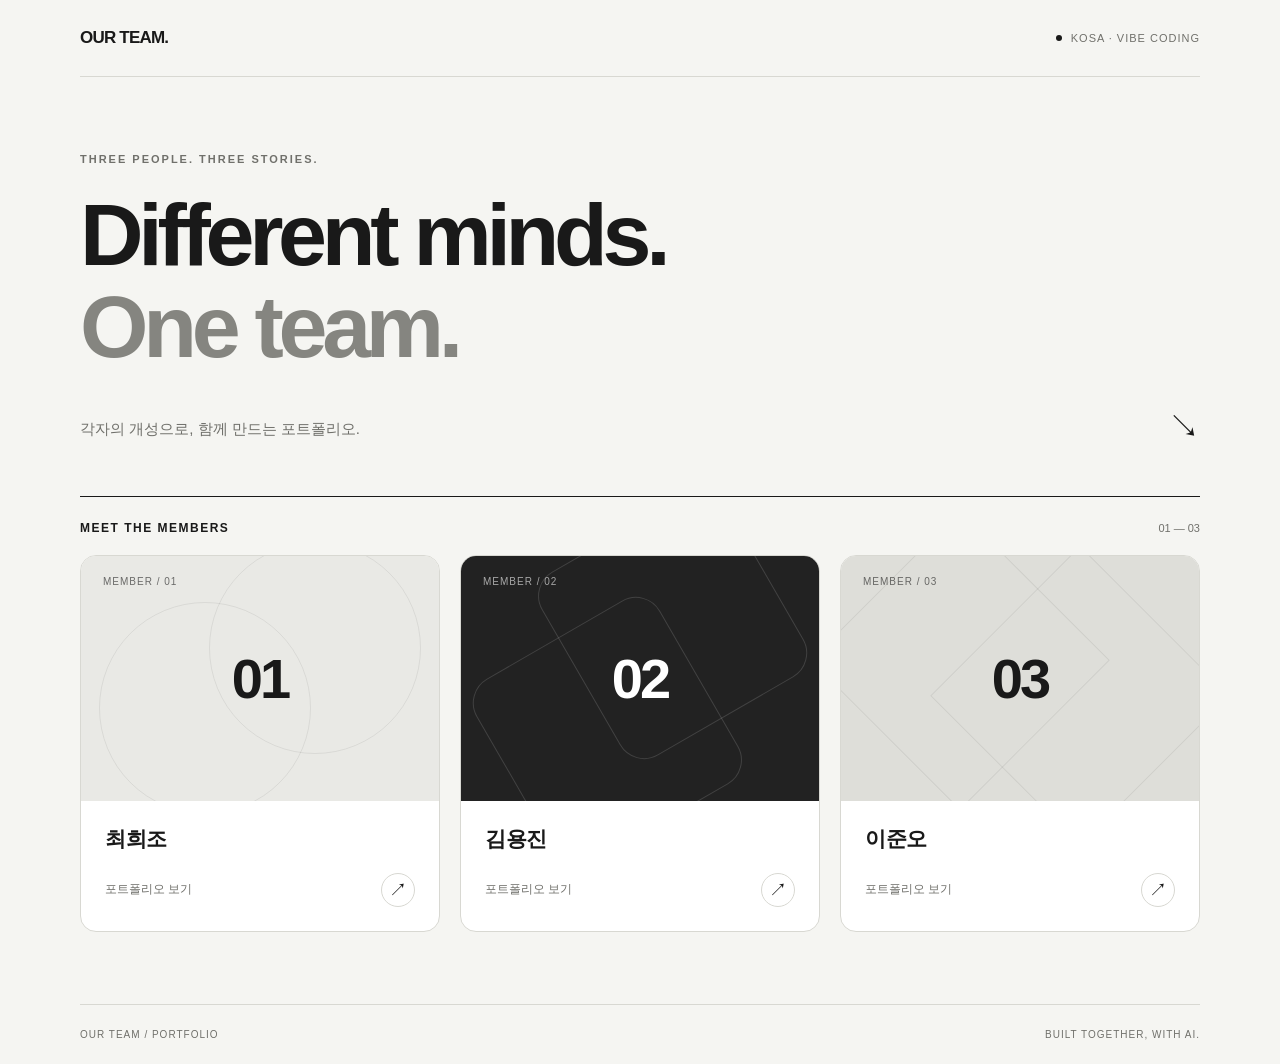
<file: index.html>
<!DOCTYPE html>
<html lang="ko">
<head>
    <meta charset="UTF-8">
    <meta name="viewport" content="width=device-width, initial-scale=1.0">
    <title>OUR TEAM — Portfolio</title>

    <style>
        :root {
            --background: #f5f5f2;
            --ink: #191919;
            --muted: #70706b;
            --line: #d8d8d2;
        }

        * {
            box-sizing: border-box;
        }

        body {
            margin: 0;
            background: var(--background);
            color: var(--ink);
            font-family: Arial, "맑은 고딕", sans-serif;
            -webkit-font-smoothing: antialiased;
        }

        a {
            color: inherit;
            text-decoration: none;
        }

        .container {
            width: min(1120px, calc(100% - 64px));
            margin-inline: auto;
        }

        header {
            display: flex;
            justify-content: space-between;
            align-items: center;
            padding-block: 28px;
            border-bottom: 1px solid var(--line);
        }

        .logo {
            font-size: 17px;
            font-weight: 900;
            letter-spacing: -0.8px;
        }

        .header-label {
            display: flex;
            align-items: center;
            gap: 9px;
            color: var(--muted);
            font-size: 11px;
            letter-spacing: 1px;
        }

        .dot {
            width: 6px;
            height: 6px;
            border-radius: 50%;
            background: var(--ink);
        }

        .hero {
            position: relative;
            padding: 76px 0 54px;
        }

        .eyebrow {
            margin: 0 0 24px;
            color: var(--muted);
            font-size: 11px;
            font-weight: 700;
            letter-spacing: 2px;
        }

        h1 {
            margin: 0;
            font-size: clamp(42px, 7vw, 88px);
            line-height: 1.05;
            font-weight: 900;
            letter-spacing: -0.06em;
        }

        h1 span {
            color: #858580;
        }

        .hero-bottom {
            display: flex;
            justify-content: space-between;
            align-items: flex-end;
            gap: 24px;
            margin-top: 36px;
        }

        .hero-bottom p {
            margin: 0;
            color: var(--muted);
            font-size: 15px;
            line-height: 1.8;
            word-break: keep-all;
        }

        .hero-mark {
            font-size: 32px;
            line-height: 1;
        }

        .section-heading {
            display: flex;
            justify-content: space-between;
            align-items: center;
            margin-bottom: 20px;
            padding-top: 24px;
            border-top: 1px solid var(--ink);
        }

        .section-heading h2 {
            margin: 0;
            font-size: 12px;
            letter-spacing: 1.5px;
        }

        .section-heading span {
            color: var(--muted);
            font-size: 11px;
        }

        .members {
            display: grid;
            grid-template-columns: repeat(3, minmax(0, 1fr));
            gap: 20px;
            padding-bottom: 72px;
        }

        .member {
            overflow: hidden;
            border: 1px solid var(--line);
            border-radius: 16px;
            background: #fff;
            transition:
                transform 0.25s ease,
                box-shadow 0.25s ease,
                border-color 0.25s ease;
        }

        .member:hover {
            transform: translateY(-6px);
            border-color: #aaa;
            box-shadow: 0 18px 36px #0000000d;
        }

        .member:focus-visible {
            outline: 3px solid var(--ink);
            outline-offset: 5px;
        }

        .card-visual {
            position: relative;
            display: grid;
            place-items: center;
            height: 245px;
            overflow: hidden;
            isolation: isolate;
            background: #e9e9e5;
        }

        /* 배경 장식 */
        .card-visual::before,
        .card-visual::after {
            content: "";
            position: absolute;
            z-index: -1;
            width: 210px;
            height: 210px;
            border: 1px solid #00000012;
            border-radius: 50%;
        }

        .card-visual::before {
            transform: translate(-55px, 30px);
        }

        .card-visual::after {
            transform: translate(55px, -30px);
        }

        .member:nth-child(2) .card-visual {
            background: #222;
            color: #fff;
        }

        .member:nth-child(2) .card-visual::before,
        .member:nth-child(2) .card-visual::after {
            border-color: #ffffff24;
            border-radius: 28px;
            rotate: -30deg;
        }

        .member:nth-child(3) .card-visual {
            background: #deded9;
        }

        .member:nth-child(3) .card-visual::before,
        .member:nth-child(3) .card-visual::after {
            border-radius: 0;
            rotate: 45deg;
        }

        .card-number {
            position: absolute;
            top: 20px;
            left: 22px;
            font-size: 10px;
            letter-spacing: 1px;
            opacity: 0.6;
        }

        .monogram {
            font-size: 56px;
            font-weight: 900;
            letter-spacing: -3px;
            transition: transform 0.3s ease;
        }

        .member:hover .monogram {
            transform: scale(1.07);
        }

        .card-info {
            padding: 24px;
        }

        .card-info h3 {
            margin: 0 0 20px;
            font-size: 21px;
            letter-spacing: -0.5px;
        }

        .card-bottom {
            display: flex;
            justify-content: space-between;
            align-items: center;
        }

        .card-bottom > span:first-child {
            color: var(--muted);
            font-size: 12px;
        }

        .arrow {
            display: grid;
            place-items: center;
            width: 34px;
            height: 34px;
            border: 1px solid var(--line);
            border-radius: 50%;
            font-size: 18px;
            transition: background 0.2s, color 0.2s;
        }

        .member:hover .arrow {
            background: var(--ink);
            color: #fff;
            border-color: var(--ink);
        }

        footer {
            display: flex;
            justify-content: space-between;
            gap: 20px;
            padding-block: 24px;
            border-top: 1px solid var(--line);
            color: var(--muted);
            font-size: 10px;
            letter-spacing: 1px;
        }

        @media (max-width: 700px) {
            .container {
                width: calc(100% - 40px);
            }

            .hero {
                padding-top: 56px;
            }

            .hero-bottom p {
                font-size: 13px;
            }

            .members {
                grid-template-columns: 1fr;
                gap: 24px;
            }

            .card-visual {
                height: 230px;
            }

            footer {
                flex-wrap: wrap;
            }
        }

        @media (prefers-reduced-motion: reduce) {
            *,
            *::before,
            *::after {
                transition: none !important;
            }

            .member:hover,
            .member:hover .monogram {
                transform: none;
            }
        }
    </style>
</head>

<body>
    <div class="container">
        <header>
            <div class="logo">OUR TEAM.</div>
            <div class="header-label">
                <span class="dot" aria-hidden="true"></span>
                KOSA · VIBE CODING
            </div>
        </header>

        <main>
            <section class="hero">
                <p class="eyebrow">THREE PEOPLE. THREE STORIES.</p>
                <h1>Different minds.<br><span>One team.</span></h1>

                <div class="hero-bottom">
                    <p>각자의 개성으로, 함께 만드는 포트폴리오.</p>
                    <span class="hero-mark" aria-hidden="true">↘</span>
                </div>
            </section>

            <section aria-labelledby="members-title">
                <div class="section-heading">
                    <h2 id="members-title">MEET THE MEMBERS</h2>
                    <span>01 — 03</span>
                </div>

                <div class="members">
                    <!-- 팀원 1: 링크, 이니셜, 이름 변경 -->
                    <a class="member" href="members/intro_hj.html">
                        <div class="card-visual" aria-hidden="true">
                            <span class="card-number">MEMBER / 01</span>
                            <span class="monogram">01</span>
                        </div>

                        <div class="card-info">
                            <h3>최희조</h3>
                            <div class="card-bottom">
                                <span>포트폴리오 보기</span>
                                <span class="arrow" aria-hidden="true">↗</span>
                            </div>
                        </div>
                    </a>

                    <!-- 팀원 2: #을 실제 HTML 경로로 변경 -->
                    <a class="member" href="members/intro_yj.html">
                        <div class="card-visual" aria-hidden="true">
                            <span class="card-number">MEMBER / 02</span>
                            <span class="monogram">02</span>
                        </div>

                        <div class="card-info">
                            <h3>김용진</h3>
                            <div class="card-bottom">
                                <span>포트폴리오 보기</span>
                                <span class="arrow" aria-hidden="true">↗</span>
                            </div>
                        </div>
                    </a>

                    <!-- 팀원 3: #을 실제 HTML 경로로 변경 -->
                    <a class="member" href="members/intro_jo.html">
                        <div class="card-visual" aria-hidden="true">
                            <span class="card-number">MEMBER / 03</span>
                            <span class="monogram">03</span>
                        </div>

                        <div class="card-info">
                            <h3>이준오</h3>
                            <div class="card-bottom">
                                <span>포트폴리오 보기</span>
                                <span class="arrow" aria-hidden="true">↗</span>
                            </div>
                        </div>
                    </a>
                </div>
            </section>
        </main>

        <footer>
            <span>OUR TEAM / PORTFOLIO</span>
            <span>BUILT TOGETHER, WITH AI.</span>
        </footer>
    </div>
</body>
</html>
</file>
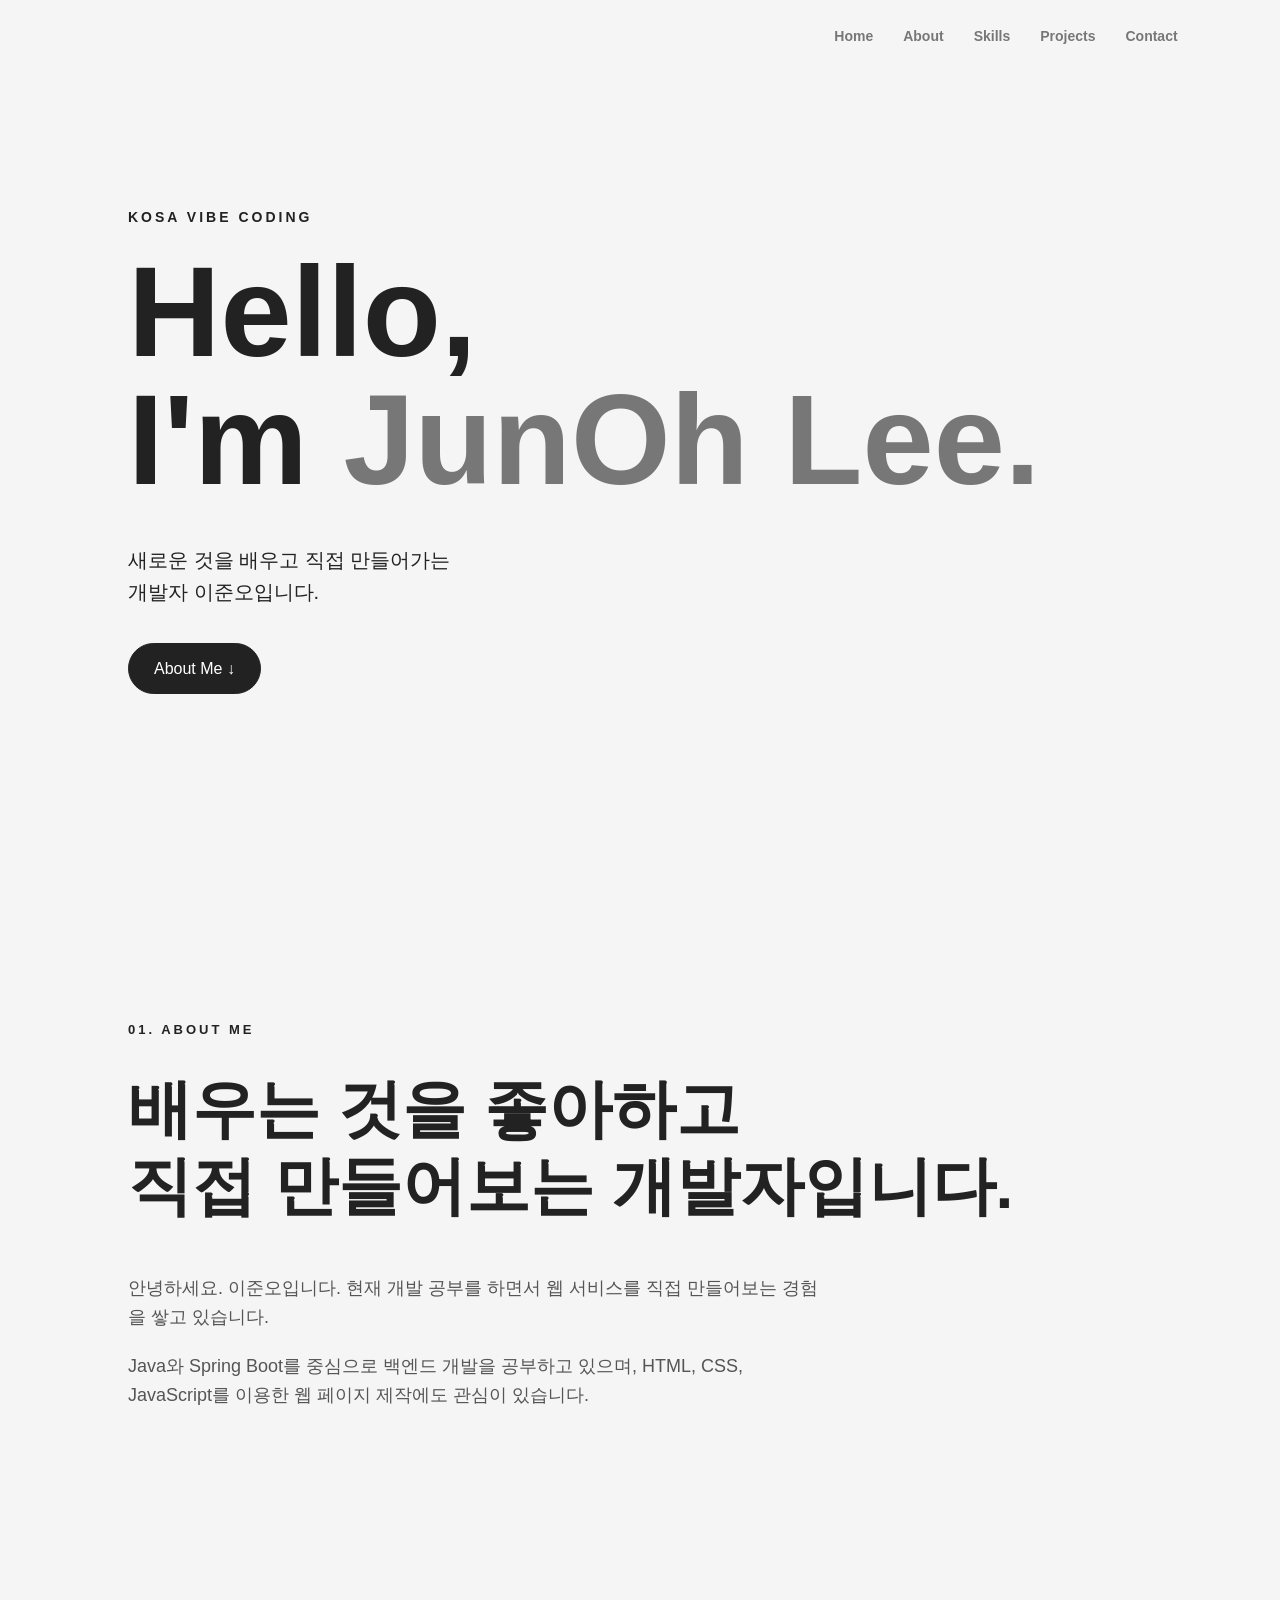
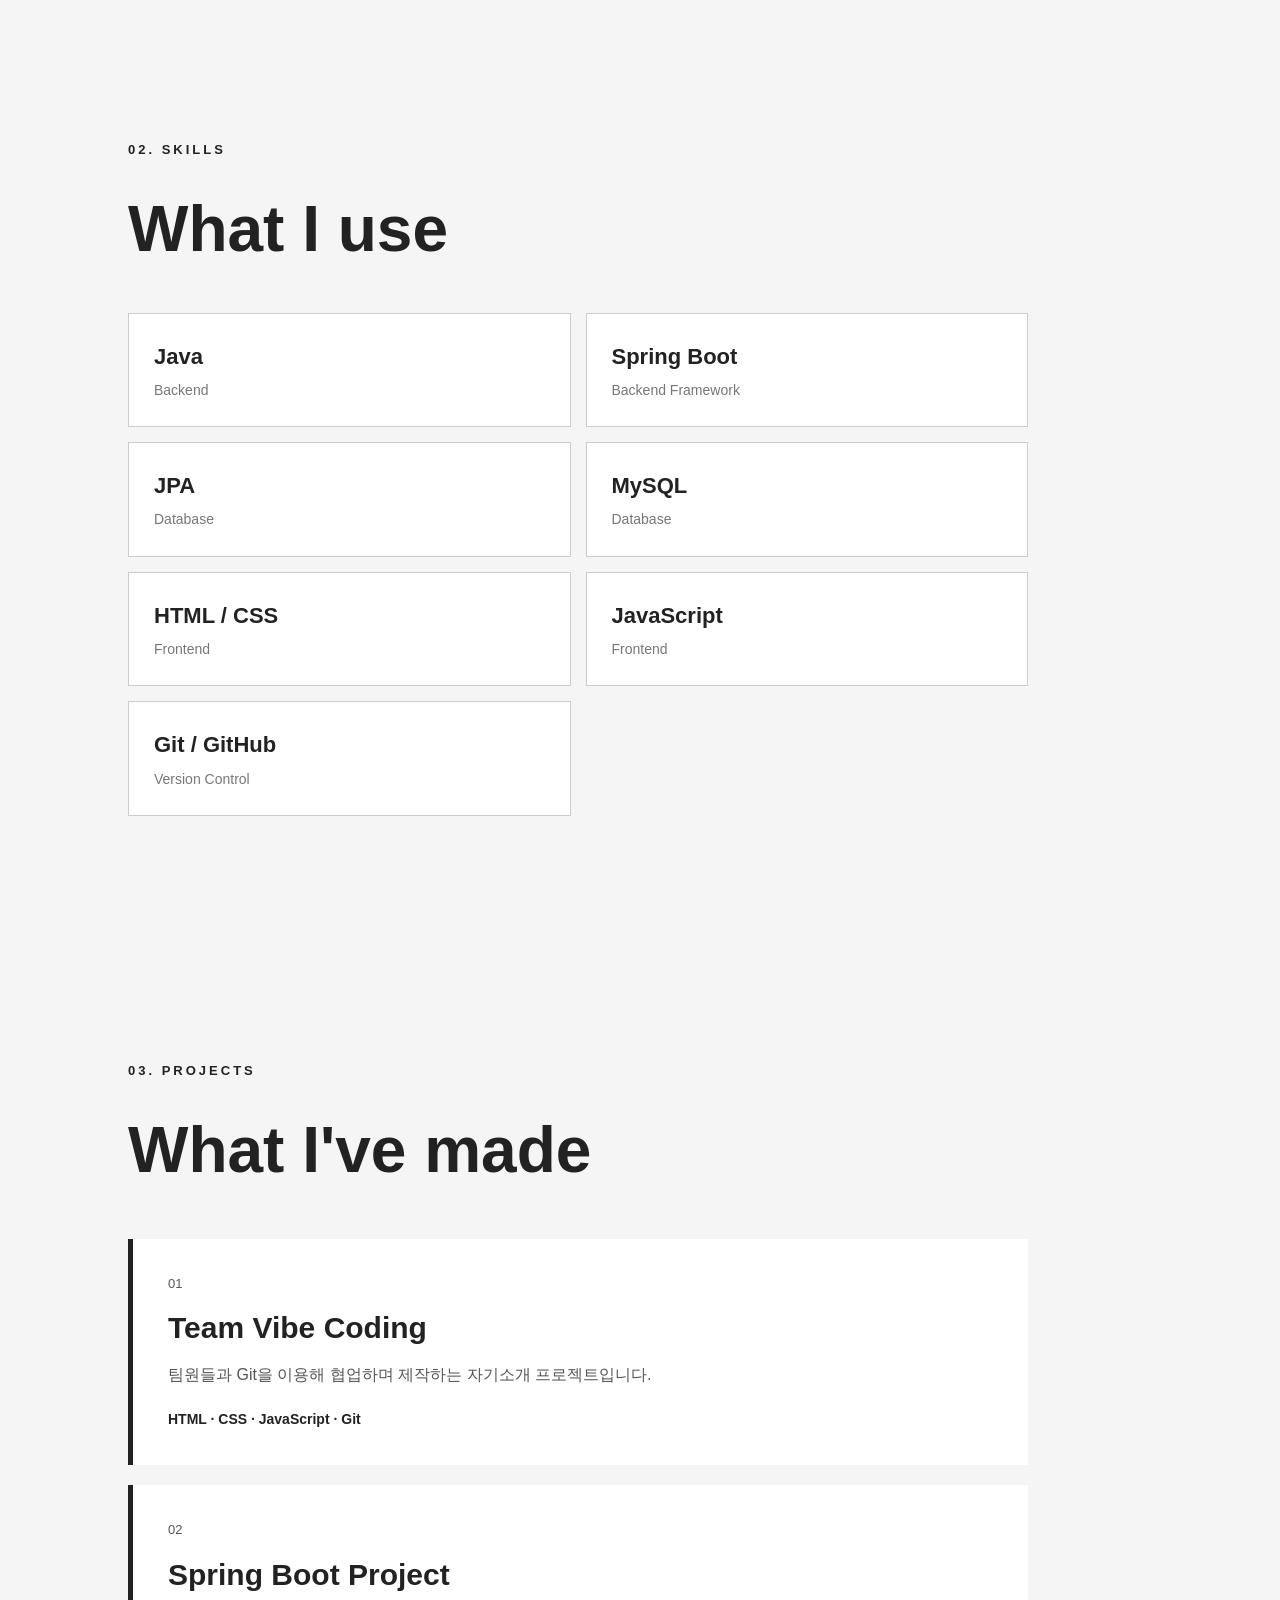
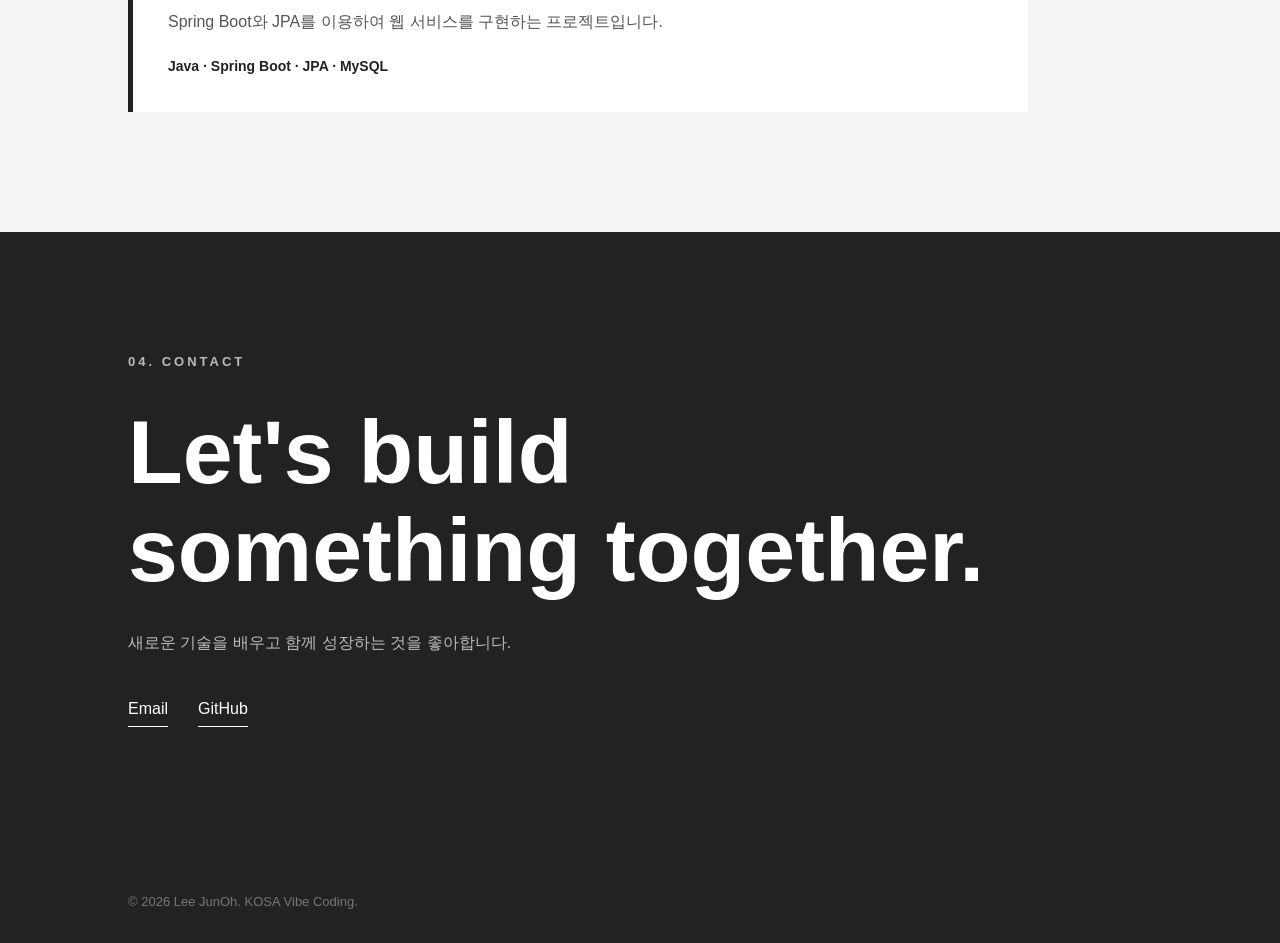
<file: intro.html>
<!DOCTYPE html>

<html lang="ko"> <head> <meta charset="UTF-8"> <meta name="viewport" content="width=device-width, initial-scale=1.0">

<title>Lee JunOh | 자기소개</title>

<link rel="stylesheet" href="css/main.css">

</head>

<body>

<div class="container">

<!-- Navigation -->
<header class="header">
    <nav>
        <a href="index.html">Home</a>
        <a href="#about">About</a>
        <a href="#skills">Skills</a>
        <a href="#projects">Projects</a>
        <a href="#contact">Contact</a>
    </nav>
</header>


<!-- Main Introduction -->
<section class="hero">

    <p class="small-title">KOSA VIBE CODING</p>

    <h1>
        Hello,<br>
        I'm <span>JunOh Lee.</span>
    </h1>

    <p class="description">
        새로운 것을 배우고 직접 만들어가는<br>
        개발자 이준오입니다.
    </p>

    <a href="#about" class="button">
        About Me ↓
    </a>

</section>


<!-- About -->
<section id="about" class="section">

    <p class="section-title">01. ABOUT ME</p>

    <h2>
        배우는 것을 좋아하고<br>
        직접 만들어보는 개발자입니다.
    </h2>

    <p class="text">
        안녕하세요. 이준오입니다.
        현재 개발 공부를 하면서 웹 서비스를 직접 만들어보는
        경험을 쌓고 있습니다.
    </p>

    <p class="text">
        Java와 Spring Boot를 중심으로 백엔드 개발을 공부하고 있으며,
        HTML, CSS, JavaScript를 이용한 웹 페이지 제작에도 관심이 있습니다.
    </p>

</section>


<!-- Skills -->
<section id="skills" class="section">

    <p class="section-title">02. SKILLS</p>

    <h2>What I use</h2>

    <div class="skill-list">

        <div class="skill">
            <strong>Java</strong>
            <span>Backend</span>
        </div>

        <div class="skill">
            <strong>Spring Boot</strong>
            <span>Backend Framework</span>
        </div>

        <div class="skill">
            <strong>JPA</strong>
            <span>Database</span>
        </div>

        <div class="skill">
            <strong>MySQL</strong>
            <span>Database</span>
        </div>

        <div class="skill">
            <strong>HTML / CSS</strong>
            <span>Frontend</span>
        </div>

        <div class="skill">
            <strong>JavaScript</strong>
            <span>Frontend</span>
        </div>

        <div class="skill">
            <strong>Git / GitHub</strong>
            <span>Version Control</span>
        </div>

    </div>

</section>


<!-- Projects -->
<section id="projects" class="section">

    <p class="section-title">03. PROJECTS</p>

    <h2>What I've made</h2>

    <div class="project-list">

        <article class="project">
            <p class="project-number">01</p>

            <h3>Team Vibe Coding</h3>

            <p>
                팀원들과 Git을 이용해 협업하며 제작하는
                자기소개 프로젝트입니다.
            </p>

            <span>HTML · CSS · JavaScript · Git</span>
        </article>


        <article class="project">
            <p class="project-number">02</p>

            <h3>Spring Boot Project</h3>

            <p>
                Spring Boot와 JPA를 이용하여
                웹 서비스를 구현하는 프로젝트입니다.
            </p>

            <span>Java · Spring Boot · JPA · MySQL</span>
        </article>

    </div>

</section>


<!-- Contact -->
<section id="contact" class="contact">

    <p class="section-title">04. CONTACT</p>

    <h2>
        Let's build<br>
        something together.
    </h2>

    <p>
        새로운 기술을 배우고 함께 성장하는 것을 좋아합니다.
    </p>

    <div class="contact-links">
        <a href="mailto:junoh1202@gmail.com">Email</a>
        <a href="https://github.com/leejunoh286" target="_blank">GitHub</a>
    </div>

</section>


<!-- Footer -->
<footer>
    <p>© 2026 Lee JunOh. KOSA Vibe Coding.</p>
</footer>

</div>

</body> </html>
</file>
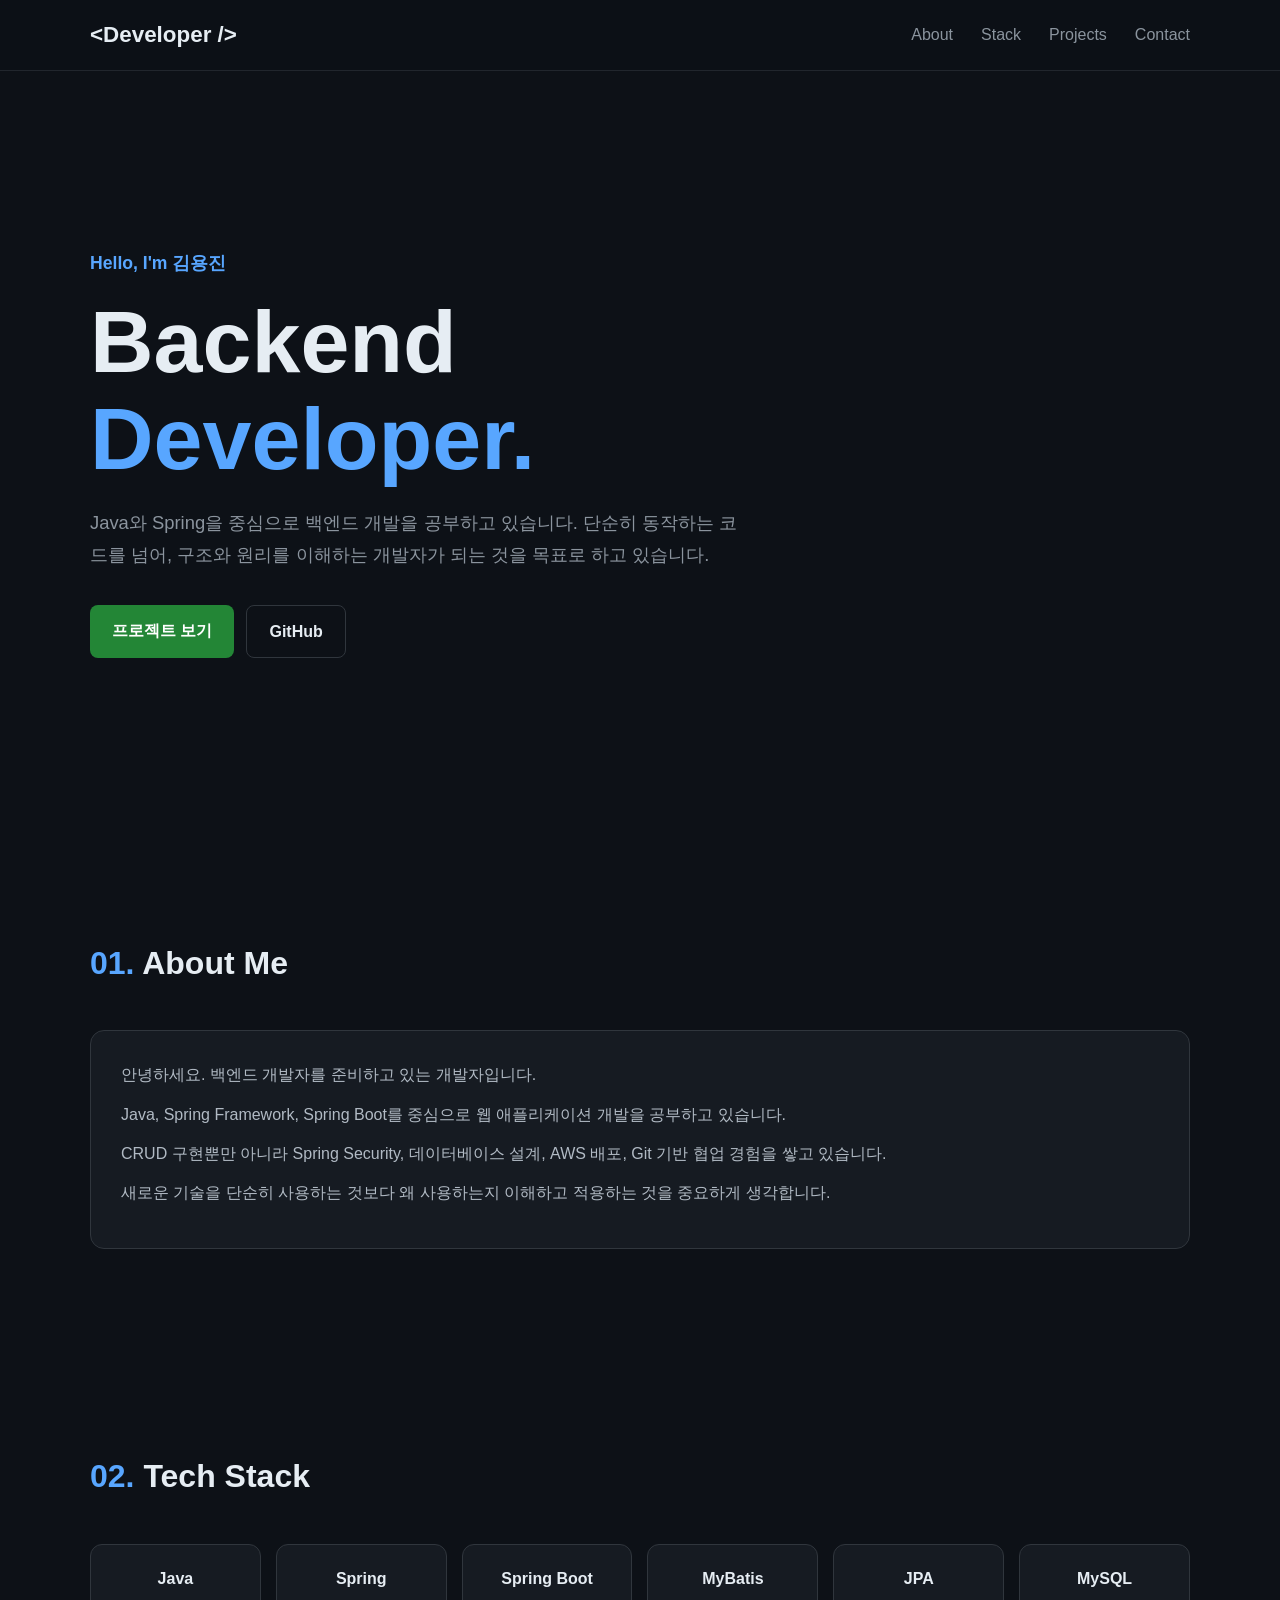
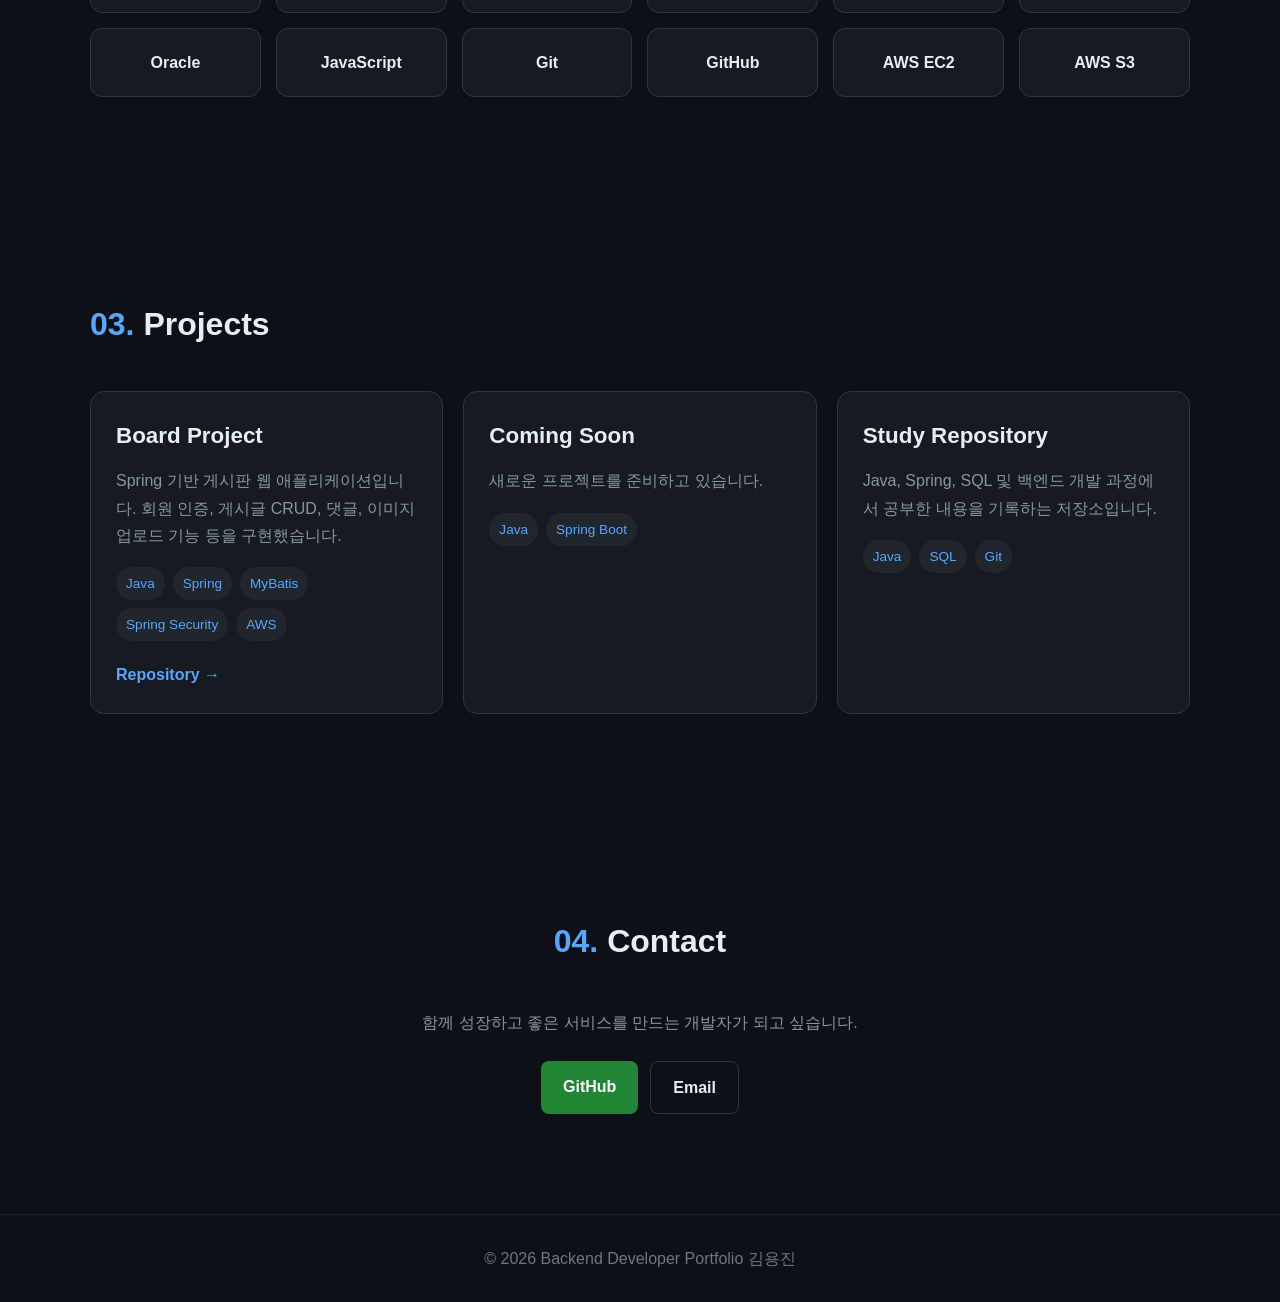
<file: members/index_yj.html>
<!DOCTYPE html>
<html lang="ko">
<head>
    <meta charset="UTF-8">
    <meta name="viewport" content="width=device-width, initial-scale=1.0">

    <title>Developer Portfolio</title>

    <style>
        * {
            margin: 0;
            padding: 0;
            box-sizing: border-box;
        }

        html {
            scroll-behavior: smooth;
        }

        body {
            font-family: Arial, Helvetica, sans-serif;
            background: #0d1117;
            color: #e6edf3;
            line-height: 1.7;
        }

        a {
            color: inherit;
            text-decoration: none;
        }

        .container {
            width: min(1100px, 90%);
            margin: 0 auto;
        }

        /* Header */
        header {
            position: sticky;
            top: 0;
            z-index: 100;
            background: rgba(13, 17, 23, 0.9);
            backdrop-filter: blur(10px);
            border-bottom: 1px solid #21262d;
        }

        nav {
            min-height: 70px;
            display: flex;
            justify-content: space-between;
            align-items: center;
        }

        .logo {
            font-size: 1.4rem;
            font-weight: bold;
        }

        .nav-menu {
            display: flex;
            gap: 28px;
            list-style: none;
        }

        .nav-menu a {
            color: #8b949e;
            transition: 0.2s;
        }

        .nav-menu a:hover {
            color: #ffffff;
        }

        /* Hero */
        .hero {
            min-height: 85vh;
            display: flex;
            align-items: center;
        }

        .hero-content {
            max-width: 750px;
        }

        .hello {
            color: #58a6ff;
            font-size: 1.1rem;
            margin-bottom: 15px;
        }

        .hero h1 {
            font-size: clamp(3rem, 8vw, 5.5rem);
            line-height: 1.1;
            margin-bottom: 20px;
        }

        .hero h1 span {
            color: #58a6ff;
        }

        .hero p {
            max-width: 650px;
            color: #8b949e;
            font-size: 1.15rem;
            margin-bottom: 35px;
        }

        .buttons {
            display: flex;
            flex-wrap: wrap;
            gap: 12px;
        }

        .btn {
            display: inline-block;
            padding: 12px 22px;
            border-radius: 8px;
            font-weight: bold;
            transition: 0.2s;
        }

        .btn-primary {
            background: #238636;
            color: white;
        }

        .btn-primary:hover {
            background: #2ea043;
            transform: translateY(-2px);
        }

        .btn-outline {
            border: 1px solid #30363d;
            color: #e6edf3;
        }

        .btn-outline:hover {
            background: #161b22;
            transform: translateY(-2px);
        }

        /* Sections */
        section {
            padding: 100px 0;
        }

        .section-title {
            font-size: 2rem;
            margin-bottom: 40px;
        }

        .section-title span {
            color: #58a6ff;
        }

        /* About */
        .about-card {
            background: #161b22;
            border: 1px solid #30363d;
            border-radius: 14px;
            padding: 30px;
        }

        .about-card p {
            color: #b1bac4;
            margin-bottom: 12px;
        }

        /* Stack */
        .stack-grid {
            display: grid;
            grid-template-columns: repeat(auto-fit, minmax(150px, 1fr));
            gap: 15px;
        }

        .stack-item {
            background: #161b22;
            border: 1px solid #30363d;
            border-radius: 12px;
            padding: 20px;
            text-align: center;
            font-weight: bold;
            transition: 0.2s;
        }

        .stack-item:hover {
            border-color: #58a6ff;
            transform: translateY(-4px);
        }

        /* Projects */
        .project-grid {
            display: grid;
            grid-template-columns: repeat(auto-fit, minmax(280px, 1fr));
            gap: 20px;
        }

        .project-card {
            background: #161b22;
            border: 1px solid #30363d;
            border-radius: 14px;
            padding: 25px;
            transition: 0.2s;
        }

        .project-card:hover {
            transform: translateY(-5px);
            border-color: #58a6ff;
        }

        .project-card h3 {
            font-size: 1.4rem;
            margin-bottom: 12px;
        }

        .project-card p {
            color: #8b949e;
            margin-bottom: 18px;
        }

        .tags {
            display: flex;
            flex-wrap: wrap;
            gap: 8px;
            margin-bottom: 20px;
        }

        .tag {
            background: #21262d;
            color: #58a6ff;
            padding: 5px 10px;
            border-radius: 20px;
            font-size: 0.85rem;
        }

        .project-link {
            color: #58a6ff;
            font-weight: bold;
        }

        /* Contact */
        .contact {
            text-align: center;
        }

        .contact p {
            color: #8b949e;
            margin-bottom: 25px;
        }

        /* Footer */
        footer {
            border-top: 1px solid #21262d;
            padding: 30px 0;
            text-align: center;
            color: #6e7681;
        }

        @media (max-width: 700px) {

            .nav-menu {
                gap: 15px;
                font-size: 0.9rem;
            }

            .hero {
                min-height: 75vh;
            }

            section {
                padding: 70px 0;
            }
        }
    </style>
</head>

<body>

<header>
    <div class="container">
        <nav>
            <div class="logo">
                &lt;Developer /&gt;
            </div>

            <ul class="nav-menu">
                <li><a href="#about">About</a></li>
                <li><a href="#stack">Stack</a></li>
                <li><a href="#projects">Projects</a></li>
                <li><a href="#contact">Contact</a></li>
            </ul>
        </nav>
    </div>
</header>


<main>

    <!-- Hero -->
    <section class="hero">
        <div class="container">
            <div class="hero-content">

                <h2 class="hello">
                    Hello, I'm 김용진
                </h2>

                <h1>
                    Backend<br>
                    <span>Developer.</span>
                </h1>

                <p>
                    Java와 Spring을 중심으로 백엔드 개발을 공부하고 있습니다.
                    단순히 동작하는 코드를 넘어,
                    구조와 원리를 이해하는 개발자가 되는 것을 목표로 하고 있습니다.
                </p>

                <div class="buttons">

                    <a href="#projects" class="btn btn-primary">
                        프로젝트 보기
                    </a>

                    <a href="https://github.com/titaneffect"
                       target="_blank"
                       class="btn btn-outline">
                        GitHub
                    </a>

                </div>

            </div>
        </div>
    </section>


    <!-- About -->
    <section id="about">
        <div class="container">

            <h2 class="section-title">
                <span>01.</span> About Me
            </h2>

            <div class="about-card">

                <p>
                    안녕하세요. 백엔드 개발자를 준비하고 있는 개발자입니다.
                </p>

                <p>
                    Java, Spring Framework, Spring Boot를 중심으로
                    웹 애플리케이션 개발을 공부하고 있습니다.
                </p>

                <p>
                    CRUD 구현뿐만 아니라 Spring Security,
                    데이터베이스 설계, AWS 배포,
                    Git 기반 협업 경험을 쌓고 있습니다.
                </p>

                <p>
                    새로운 기술을 단순히 사용하는 것보다
                    왜 사용하는지 이해하고 적용하는 것을 중요하게 생각합니다.
                </p>

            </div>
        </div>
    </section>


    <!-- Tech Stack -->
    <section id="stack">
        <div class="container">

            <h2 class="section-title">
                <span>02.</span> Tech Stack
            </h2>

            <div class="stack-grid">

                <div class="stack-item">Java</div>
                <div class="stack-item">Spring</div>
                <div class="stack-item">Spring Boot</div>
                <div class="stack-item">MyBatis</div>
                <div class="stack-item">JPA</div>
                <div class="stack-item">MySQL</div>
                <div class="stack-item">Oracle</div>
                <div class="stack-item">JavaScript</div>
                <div class="stack-item">Git</div>
                <div class="stack-item">GitHub</div>
                <div class="stack-item">AWS EC2</div>
                <div class="stack-item">AWS S3</div>

            </div>

        </div>
    </section>


    <!-- Projects -->
    <section id="projects">

        <div class="container">

            <h2 class="section-title">
                <span>03.</span> Projects
            </h2>

            <div class="project-grid">

                <!-- Project 1 -->
                <div class="project-card">

                    <h3>Board Project</h3>

                    <p>
                        Spring 기반 게시판 웹 애플리케이션입니다.
                        회원 인증, 게시글 CRUD, 댓글,
                        이미지 업로드 기능 등을 구현했습니다.
                    </p>

                    <div class="tags">
                        <span class="tag">Java</span>
                        <span class="tag">Spring</span>
                        <span class="tag">MyBatis</span>
                        <span class="tag">Spring Security</span>
                        <span class="tag">AWS</span>
                    </div>

                    <a
                        href="https://github.com/YOUR_GITHUB_ID/YOUR_PROJECT"
                        target="_blank"
                        class="project-link">
                        Repository →
                    </a>

                </div>


                <!-- Project 2 -->
                <div class="project-card">

                    <h3>Coming Soon</h3>

                    <p>
                        새로운 프로젝트를 준비하고 있습니다.
                    </p>

                    <div class="tags">
                        <span class="tag">Java</span>
                        <span class="tag">Spring Boot</span>
                    </div>

                </div>


                <!-- Project 3 -->
                <div class="project-card">

                    <h3>Study Repository</h3>

                    <p>
                        Java, Spring, SQL 및 백엔드 개발 과정에서
                        공부한 내용을 기록하는 저장소입니다.
                    </p>

                    <div class="tags">
                        <span class="tag">Java</span>
                        <span class="tag">SQL</span>
                        <span class="tag">Git</span>
                    </div>

                </div>

            </div>

        </div>
    </section>


    <!-- Contact -->
    <section id="contact">

        <div class="container contact">

            <h2 class="section-title">
                <span>04.</span> Contact
            </h2>

            <p>
                함께 성장하고 좋은 서비스를 만드는 개발자가 되고 싶습니다.
            </p>

            <div class="buttons" style="justify-content:center;">

                <a
                    href="https://github.com/YOUR_GITHUB_ID"
                    target="_blank"
                    class="btn btn-primary">
                    GitHub
                </a>

                <a
                    href="mailto:YOUR_EMAIL"
                    class="btn btn-outline">
                    Email
                </a>

            </div>

        </div>

    </section>

</main>


<footer>

    <div class="container">
        © 2026 Backend Developer Portfolio 김용진
    </div>

</footer>


</body>
</html>
</file>
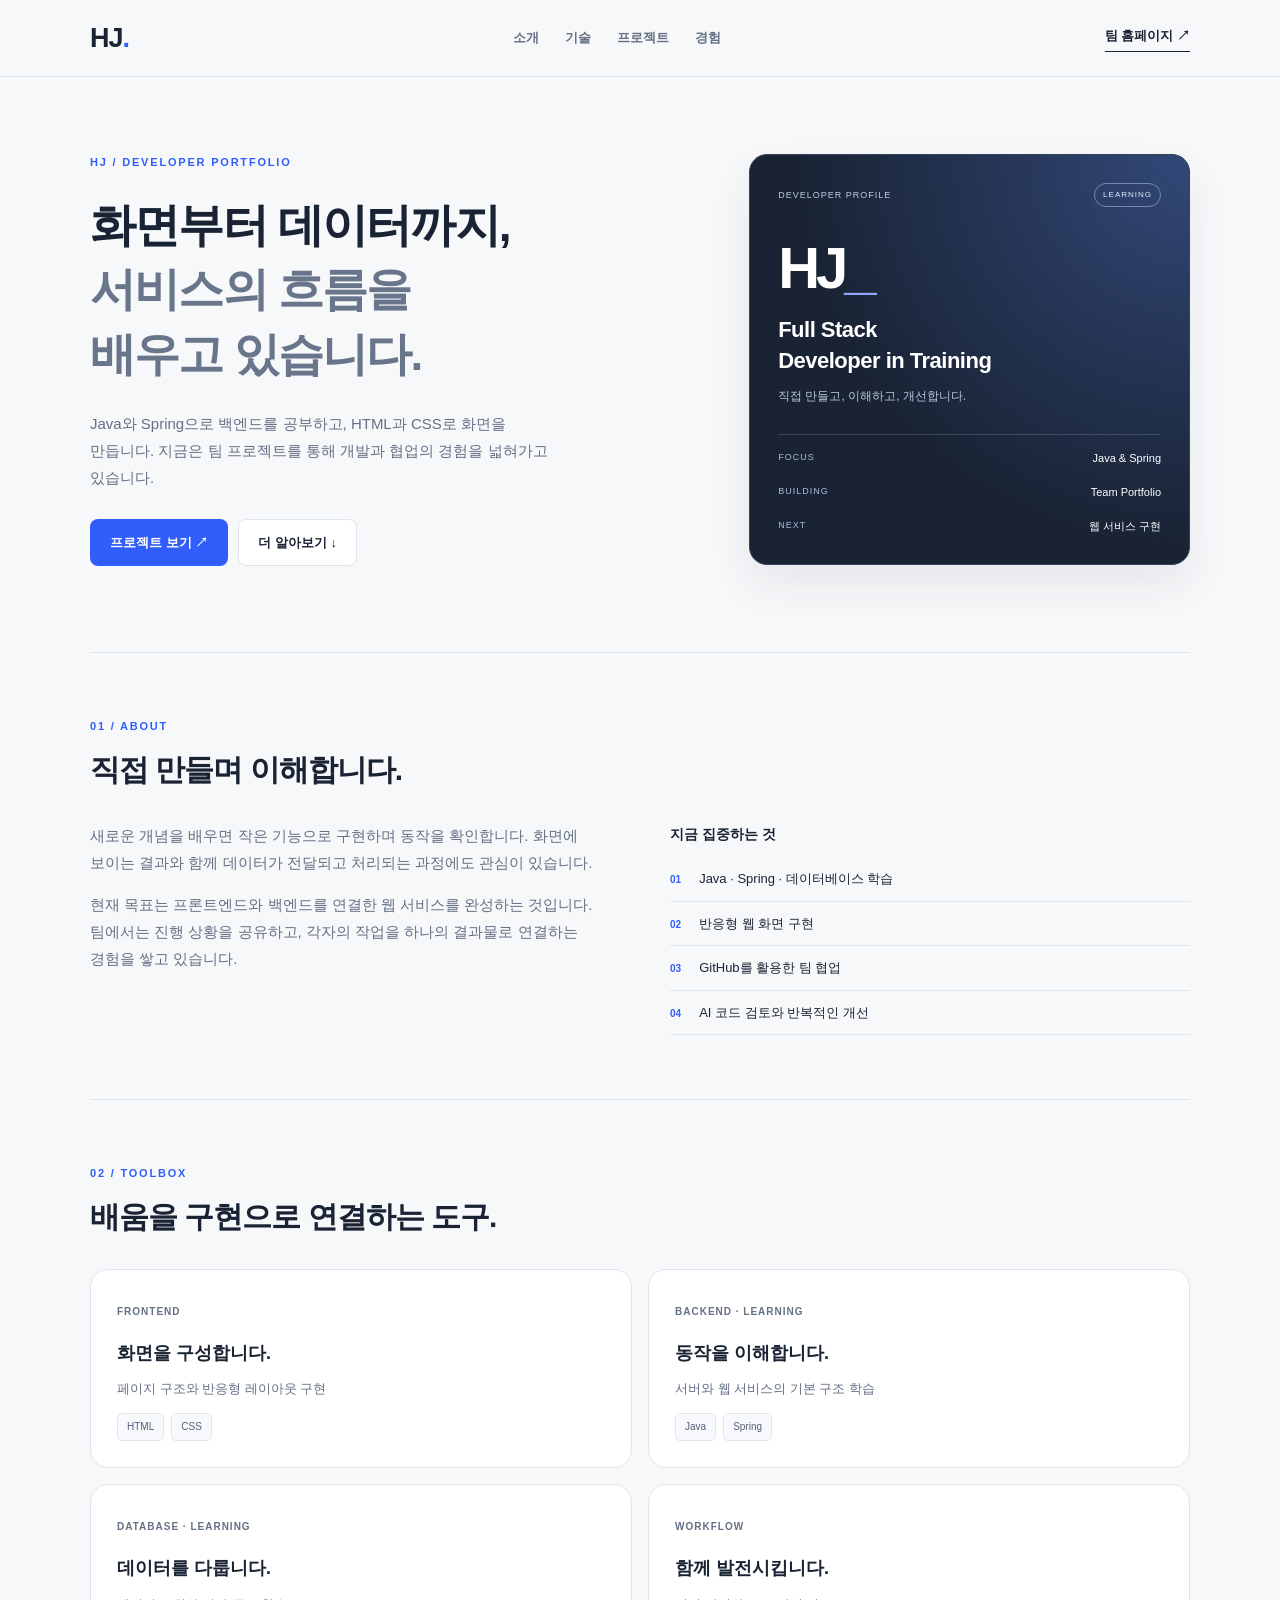
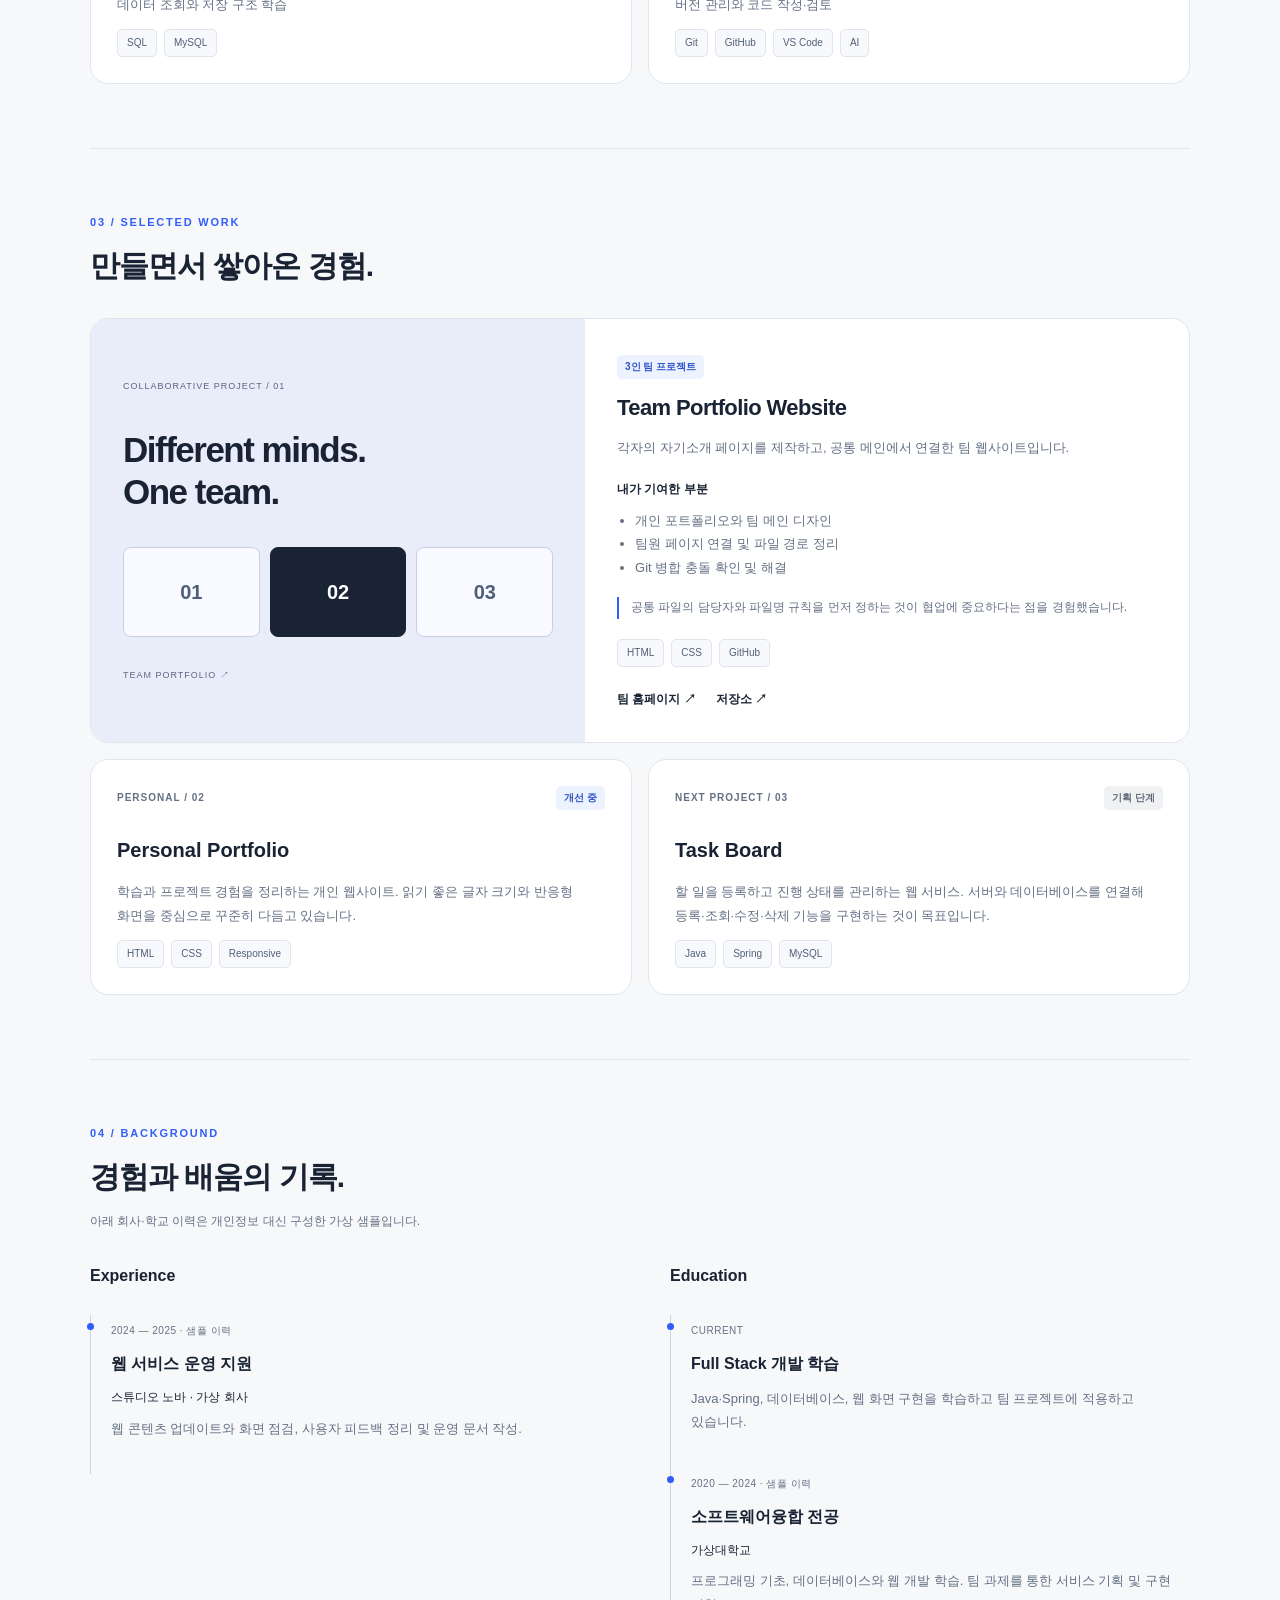
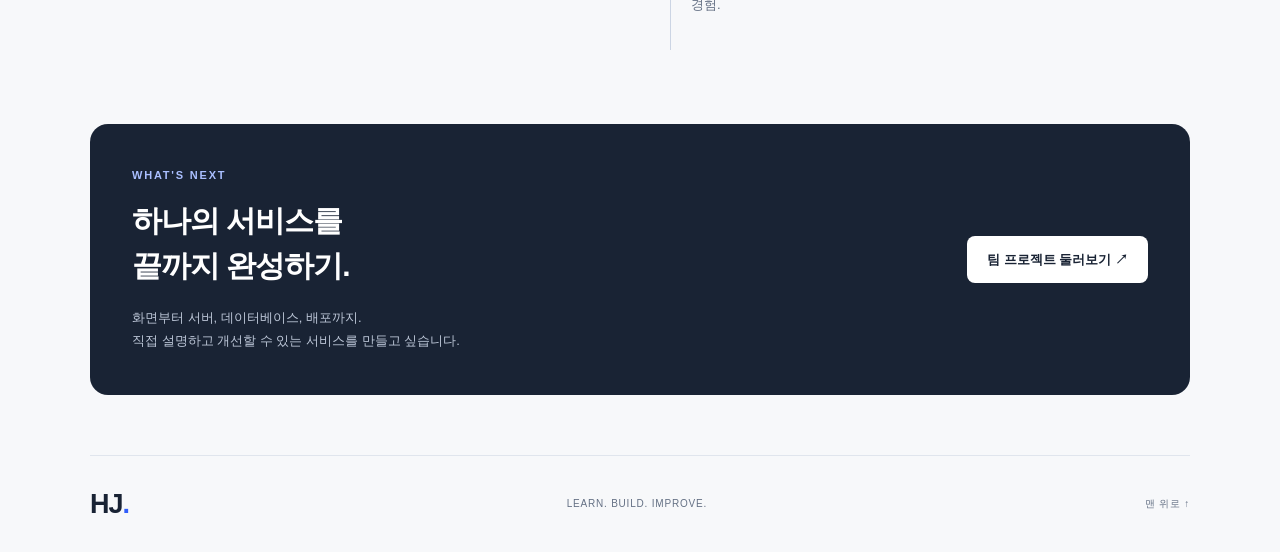
<file: members/intro_hj.html>
<!DOCTYPE html>
<html lang="ko">
<head>
<meta charset="UTF-8">
<meta name="viewport" content="width=device-width, initial-scale=1.0">
<meta name="description" content="HJ의 개발 학습과 프로젝트를 담은 포트폴리오">
<title>HJ — Developer Portfolio</title>
<link rel="stylesheet" href="../css/hj.css">
</head>
<body>
<a class="skip-link" href="#main">본문으로 이동</a>
<header class="site-header"><div class="header-inner">
<a class="logo" href="#home">HJ<span>.</span></a>
<nav aria-label="주요 메뉴"><a href="#about">소개</a><a href="#skills">기술</a><a href="#projects">프로젝트</a><a href="#experience">경험</a></nav>
<a class="team-link" href="../index.html">팀 홈페이지 ↗</a>
</div></header>
<main id="main">
<section class="hero wrap" id="home">
<div class="hero-copy"><p class="eyebrow">HJ / DEVELOPER PORTFOLIO</p>
<h1>화면부터 데이터까지,<br><span>서비스의 흐름을<br>배우고 있습니다.</span></h1>
<p class="lead">Java와 Spring으로 백엔드를 공부하고, HTML과 CSS로 화면을 만듭니다. 지금은 팀 프로젝트를 통해 개발과 협업의 경험을 넓혀가고 있습니다.</p>
<div class="actions"><a class="button primary" href="#projects">프로젝트 보기 ↗</a><a class="button secondary" href="#about">더 알아보기 ↓</a></div></div>
<aside class="profile-panel" aria-label="현재 학습 요약">
<div class="panel-top"><span>DEVELOPER PROFILE</span><span class="status">LEARNING</span></div>
<div class="profile-symbol" aria-hidden="true">HJ<span>_</span></div>
<h2>Full Stack<br>Developer in Training</h2><p>직접 만들고, 이해하고, 개선합니다.</p>
<dl class="profile-details"><div><dt>FOCUS</dt><dd>Java &amp; Spring</dd></div><div><dt>BUILDING</dt><dd>Team Portfolio</dd></div><div><dt>NEXT</dt><dd>웹 서비스 구현</dd></div></dl>
</aside></section>
<section class="section wrap" id="about">
<div class="section-heading"><p class="eyebrow">01 / ABOUT</p><h2>직접 만들며 이해합니다.</h2></div>
<div class="about-grid"><div class="about-copy"><p>새로운 개념을 배우면 작은 기능으로 구현하며 동작을 확인합니다. 화면에 보이는 결과와 함께 데이터가 전달되고 처리되는 과정에도 관심이 있습니다.</p><p>현재 목표는 프론트엔드와 백엔드를 연결한 웹 서비스를 완성하는 것입니다. 팀에서는 진행 상황을 공유하고, 각자의 작업을 하나의 결과물로 연결하는 경험을 쌓고 있습니다.</p></div>
<div class="focus-list"><h3>지금 집중하는 것</h3><div><span>01</span><p>Java · Spring · 데이터베이스 학습</p></div><div><span>02</span><p>반응형 웹 화면 구현</p></div><div><span>03</span><p>GitHub를 활용한 팀 협업</p></div><div><span>04</span><p>AI 코드 검토와 반복적인 개선</p></div></div></div>
</section>
<section class="section wrap" id="skills">
<div class="section-heading"><p class="eyebrow">02 / TOOLBOX</p><h2>배움을 구현으로 연결하는 도구.</h2></div>
<div class="skill-grid">
<article class="skill-card"><span class="small-label">FRONTEND</span><h3>화면을 구성합니다.</h3><p>페이지 구조와 반응형 레이아웃 구현</p><div class="tags"><span>HTML</span><span>CSS</span></div></article>
<article class="skill-card"><span class="small-label">BACKEND · LEARNING</span><h3>동작을 이해합니다.</h3><p>서버와 웹 서비스의 기본 구조 학습</p><div class="tags"><span>Java</span><span>Spring</span></div></article>
<article class="skill-card"><span class="small-label">DATABASE · LEARNING</span><h3>데이터를 다룹니다.</h3><p>데이터 조회와 저장 구조 학습</p><div class="tags"><span>SQL</span><span>MySQL</span></div></article>
<article class="skill-card"><span class="small-label">WORKFLOW</span><h3>함께 발전시킵니다.</h3><p>버전 관리와 코드 작성·검토</p><div class="tags"><span>Git</span><span>GitHub</span><span>VS Code</span><span>AI</span></div></article>
</div></section>
<section class="section wrap" id="projects">
<div class="section-heading"><p class="eyebrow">03 / SELECTED WORK</p><h2>만들면서 쌓아온 경험.</h2></div>
<article class="featured-project">
<div class="project-art" aria-hidden="true"><span class="art-label">COLLABORATIVE PROJECT / 01</span><div class="art-title">Different minds.<br>One team.</div><div class="mini-cards"><span>01</span><span>02</span><span>03</span></div><span class="art-footer">TEAM PORTFOLIO ↗</span></div>
<div class="project-body"><span class="badge">3인 팀 프로젝트</span><h3>Team Portfolio Website</h3><p>각자의 자기소개 페이지를 제작하고, 공통 메인에서 연결한 팀 웹사이트입니다.</p><h4>내가 기여한 부분</h4><ul><li>개인 포트폴리오와 팀 메인 디자인</li><li>팀원 페이지 연결 및 파일 경로 정리</li><li>Git 병합 충돌 확인 및 해결</li></ul><div class="project-note">공통 파일의 담당자와 파일명 규칙을 먼저 정하는 것이 협업에 중요하다는 점을 경험했습니다.</div><div class="tags"><span>HTML</span><span>CSS</span><span>GitHub</span></div><div class="project-links"><a href="../index.html">팀 홈페이지 ↗</a><a href="https://github.com/cheeseseasoning/KOSA_vibe-coding_prc" target="_blank" rel="noopener noreferrer">저장소 ↗</a></div></div>
</article>
<div class="project-grid">
<article class="project-small"><div class="project-top"><span class="small-label">PERSONAL / 02</span><span class="badge">개선 중</span></div><h3>Personal Portfolio</h3><p>학습과 프로젝트 경험을 정리하는 개인 웹사이트. 읽기 좋은 글자 크기와 반응형 화면을 중심으로 꾸준히 다듬고 있습니다.</p><div class="tags"><span>HTML</span><span>CSS</span><span>Responsive</span></div></article>
<article class="project-small"><div class="project-top"><span class="small-label">NEXT PROJECT / 03</span><span class="badge neutral">기획 단계</span></div><h3>Task Board</h3><p>할 일을 등록하고 진행 상태를 관리하는 웹 서비스. 서버와 데이터베이스를 연결해 등록·조회·수정·삭제 기능을 구현하는 것이 목표입니다.</p><div class="tags"><span>Java</span><span>Spring</span><span>MySQL</span></div></article>
</div></section>
<section class="section wrap" id="experience">
<div class="section-heading"><p class="eyebrow">04 / BACKGROUND</p><h2>경험과 배움의 기록.</h2><p class="section-description">아래 회사·학교 이력은 개인정보 대신 구성한 가상 샘플입니다.</p></div>
<div class="history-grid"><div class="history-column"><h3>Experience</h3><article class="history-item"><span class="history-date">2024 — 2025 · 샘플 이력</span><h4>웹 서비스 운영 지원</h4><p class="organization">스튜디오 노바 · 가상 회사</p><p>웹 콘텐츠 업데이트와 화면 점검, 사용자 피드백 정리 및 운영 문서 작성.</p></article></div>
<div class="history-column"><h3>Education</h3><article class="history-item"><span class="history-date">CURRENT</span><h4>Full Stack 개발 학습</h4><p>Java·Spring, 데이터베이스, 웹 화면 구현을 학습하고 팀 프로젝트에 적용하고 있습니다.</p></article><article class="history-item"><span class="history-date">2020 — 2024 · 샘플 이력</span><h4>소프트웨어융합 전공</h4><p class="organization">가상대학교</p><p>프로그래밍 기초, 데이터베이스와 웹 개발 학습. 팀 과제를 통한 서비스 기획 및 구현 경험.</p></article></div></div>
</section>
<section class="next-section wrap"><div><p class="eyebrow">WHAT'S NEXT</p><h2>하나의 서비스를<br>끝까지 완성하기.</h2><p>화면부터 서버, 데이터베이스, 배포까지.<br>직접 설명하고 개선할 수 있는 서비스를 만들고 싶습니다.</p></div><a class="button light" href="../index.html">팀 프로젝트 둘러보기 ↗</a></section>
</main>
<footer class="wrap"><a class="logo" href="#home">HJ<span>.</span></a><p>LEARN. BUILD. IMPROVE.</p><a href="#home">맨 위로 ↑</a></footer>
</body>
</html>
</file>
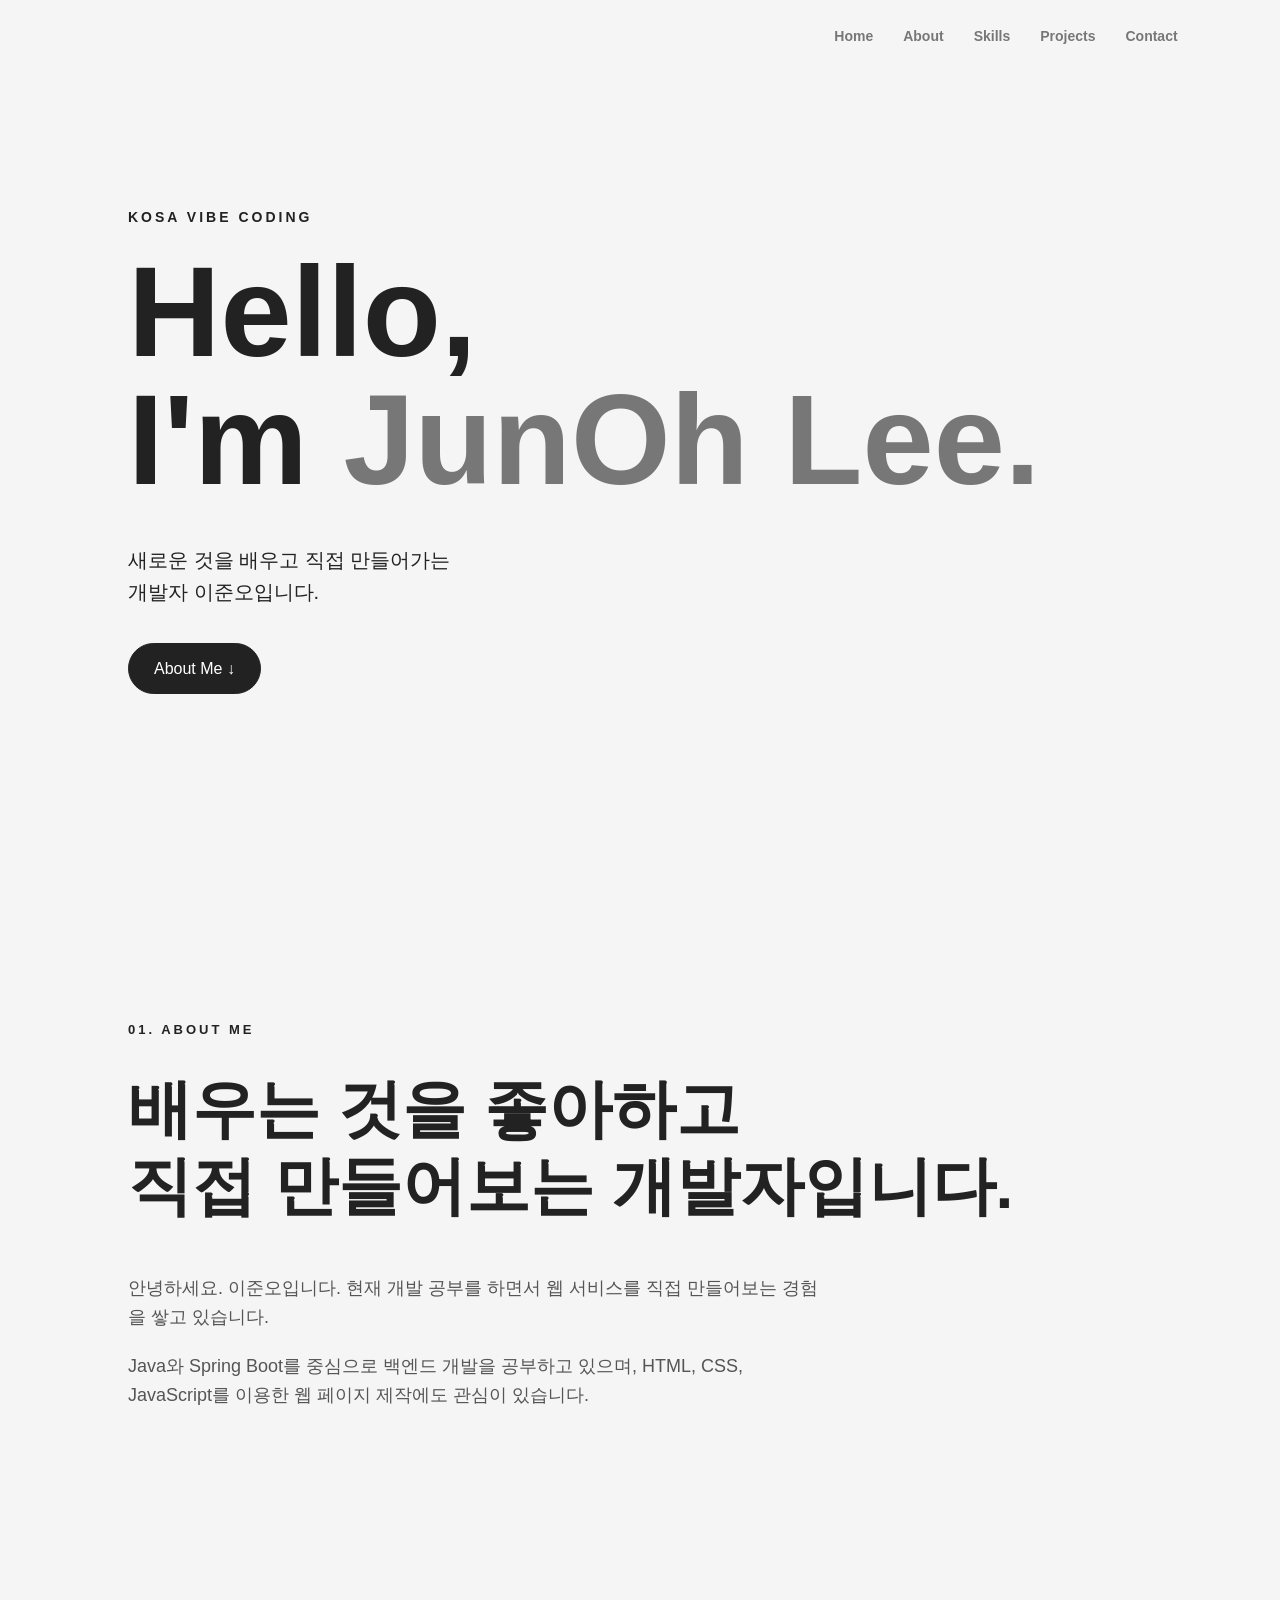
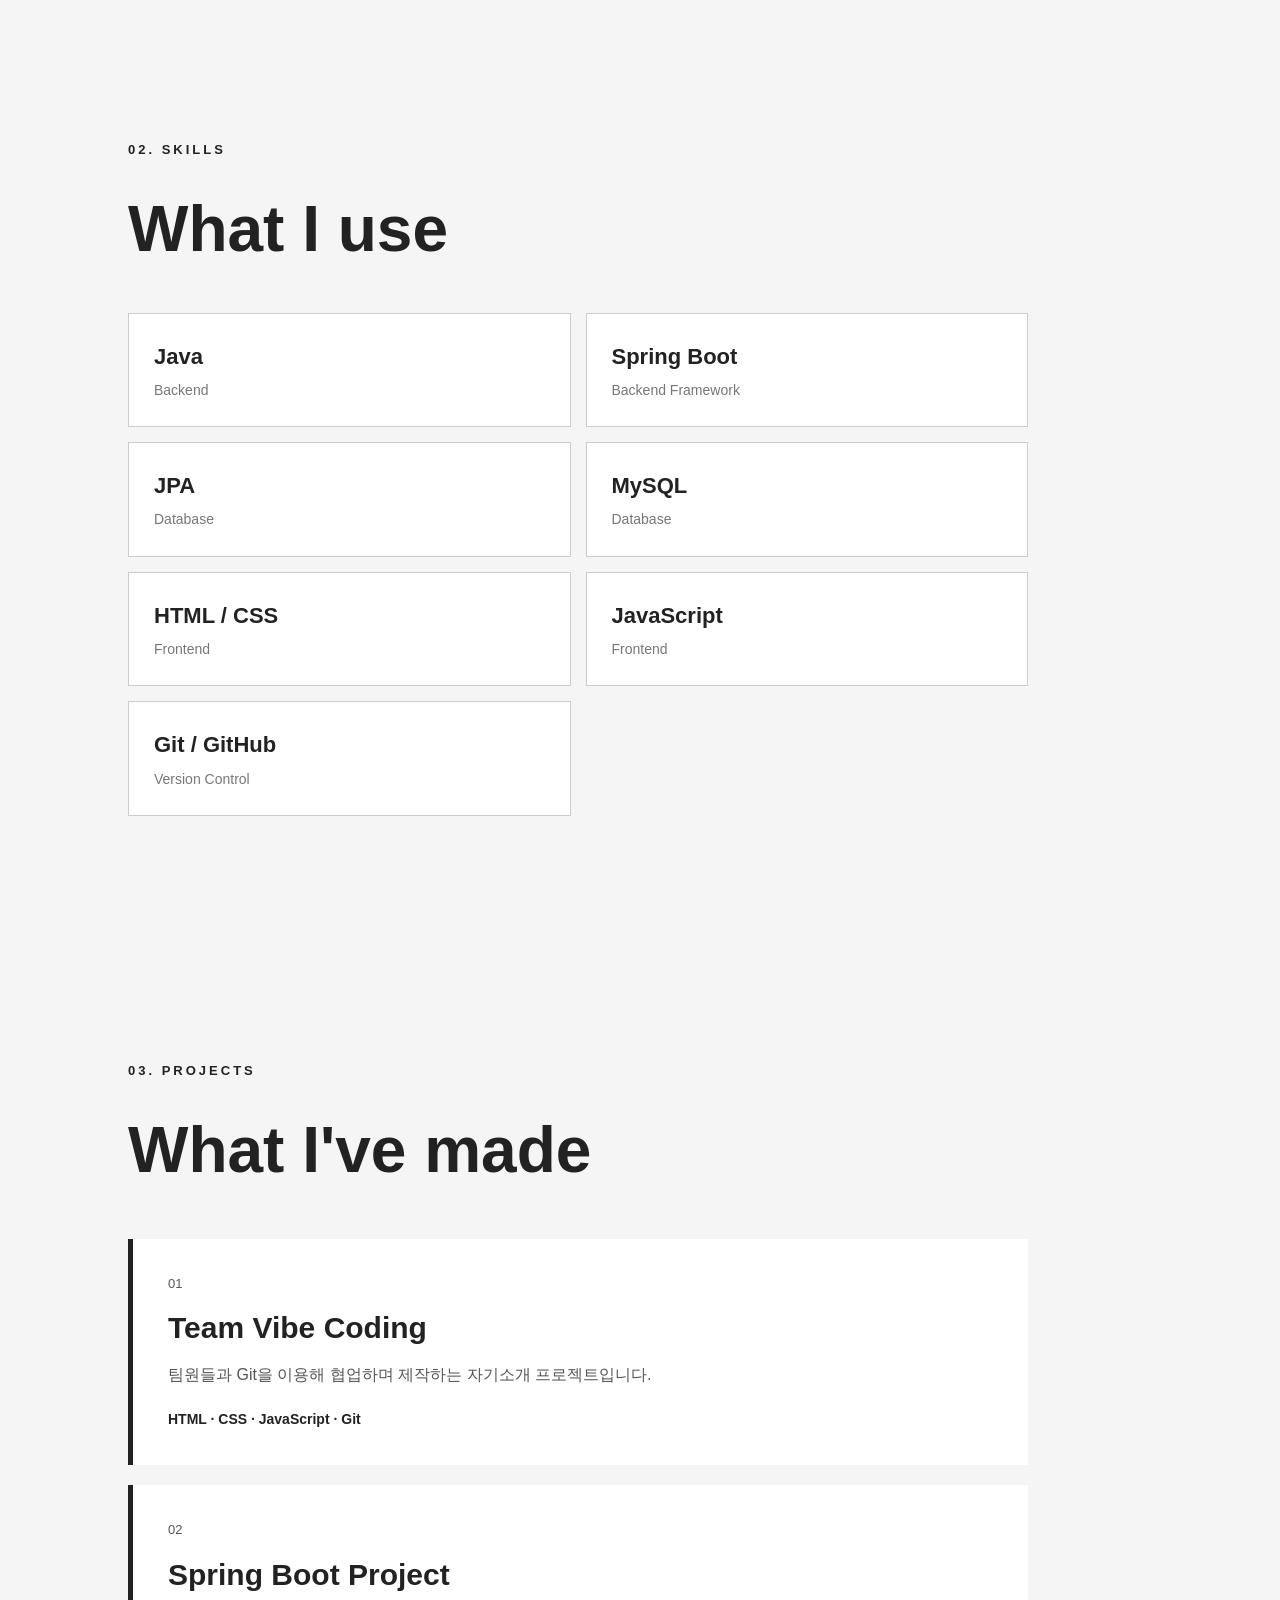
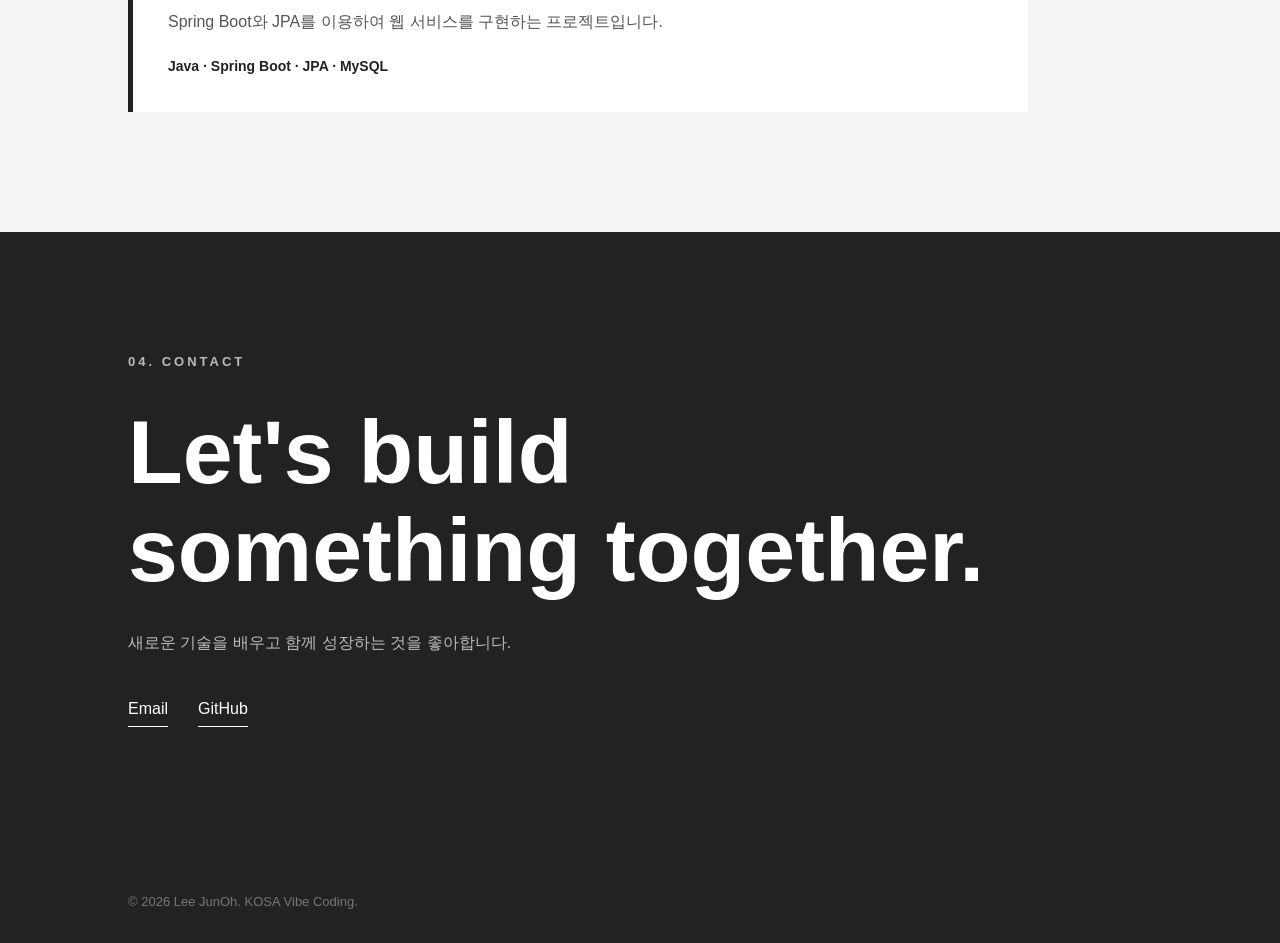
<file: members/intro_jo.html>
<!DOCTYPE html>

<html lang="ko"> <head> <meta charset="UTF-8"> <meta name="viewport" content="width=device-width, initial-scale=1.0">

<title>Lee JunOh | 자기소개</title>

<link rel="stylesheet" href="../css/main.css">

</head>

<body>

<div class="container">

<!-- Navigation -->
<header class="header">
    <nav>
        <a href="../index.html">Home</a>
        <a href="#about">About</a>
        <a href="#skills">Skills</a>
        <a href="#projects">Projects</a>
        <a href="#contact">Contact</a>
    </nav>
</header>


<!-- Main Introduction -->
<section class="hero">

    <p class="small-title">KOSA VIBE CODING</p>

    <h1>
        Hello,<br>
        I'm <span>JunOh Lee.</span>
    </h1>

    <p class="description">
        새로운 것을 배우고 직접 만들어가는<br>
        개발자 이준오입니다.
    </p>

    <a href="#about" class="button">
        About Me ↓
    </a>

</section>


<!-- About -->
<section id="about" class="section">

    <p class="section-title">01. ABOUT ME</p>

    <h2>
        배우는 것을 좋아하고<br>
        직접 만들어보는 개발자입니다.
    </h2>

    <p class="text">
        안녕하세요. 이준오입니다.
        현재 개발 공부를 하면서 웹 서비스를 직접 만들어보는
        경험을 쌓고 있습니다.
    </p>

    <p class="text">
        Java와 Spring Boot를 중심으로 백엔드 개발을 공부하고 있으며,
        HTML, CSS, JavaScript를 이용한 웹 페이지 제작에도 관심이 있습니다.
    </p>

</section>


<!-- Skills -->
<section id="skills" class="section">

    <p class="section-title">02. SKILLS</p>

    <h2>What I use</h2>

    <div class="skill-list">

        <div class="skill">
            <strong>Java</strong>
            <span>Backend</span>
        </div>

        <div class="skill">
            <strong>Spring Boot</strong>
            <span>Backend Framework</span>
        </div>

        <div class="skill">
            <strong>JPA</strong>
            <span>Database</span>
        </div>

        <div class="skill">
            <strong>MySQL</strong>
            <span>Database</span>
        </div>

        <div class="skill">
            <strong>HTML / CSS</strong>
            <span>Frontend</span>
        </div>

        <div class="skill">
            <strong>JavaScript</strong>
            <span>Frontend</span>
        </div>

        <div class="skill">
            <strong>Git / GitHub</strong>
            <span>Version Control</span>
        </div>

    </div>

</section>


<!-- Projects -->
<section id="projects" class="section">

    <p class="section-title">03. PROJECTS</p>

    <h2>What I've made</h2>

    <div class="project-list">

        <article class="project">
            <p class="project-number">01</p>

            <h3>Team Vibe Coding</h3>

            <p>
                팀원들과 Git을 이용해 협업하며 제작하는
                자기소개 프로젝트입니다.
            </p>

            <span>HTML · CSS · JavaScript · Git</span>
        </article>


        <article class="project">
            <p class="project-number">02</p>

            <h3>Spring Boot Project</h3>

            <p>
                Spring Boot와 JPA를 이용하여
                웹 서비스를 구현하는 프로젝트입니다.
            </p>

            <span>Java · Spring Boot · JPA · MySQL</span>
        </article>

    </div>

</section>


<!-- Contact -->
<section id="contact" class="contact">

    <p class="section-title">04. CONTACT</p>

    <h2>
        Let's build<br>
        something together.
    </h2>

    <p>
        새로운 기술을 배우고 함께 성장하는 것을 좋아합니다.
    </p>

    <div class="contact-links">
        <a href="mailto:junoh1202@gmail.com">Email</a>
        <a href="https://github.com/leejunoh286" target="_blank">GitHub</a>
    </div>

</section>


<!-- Footer -->
<footer>
    <p>© 2026 Lee JunOh. KOSA Vibe Coding.</p>
</footer>

</div>

</body> </html>
</file>
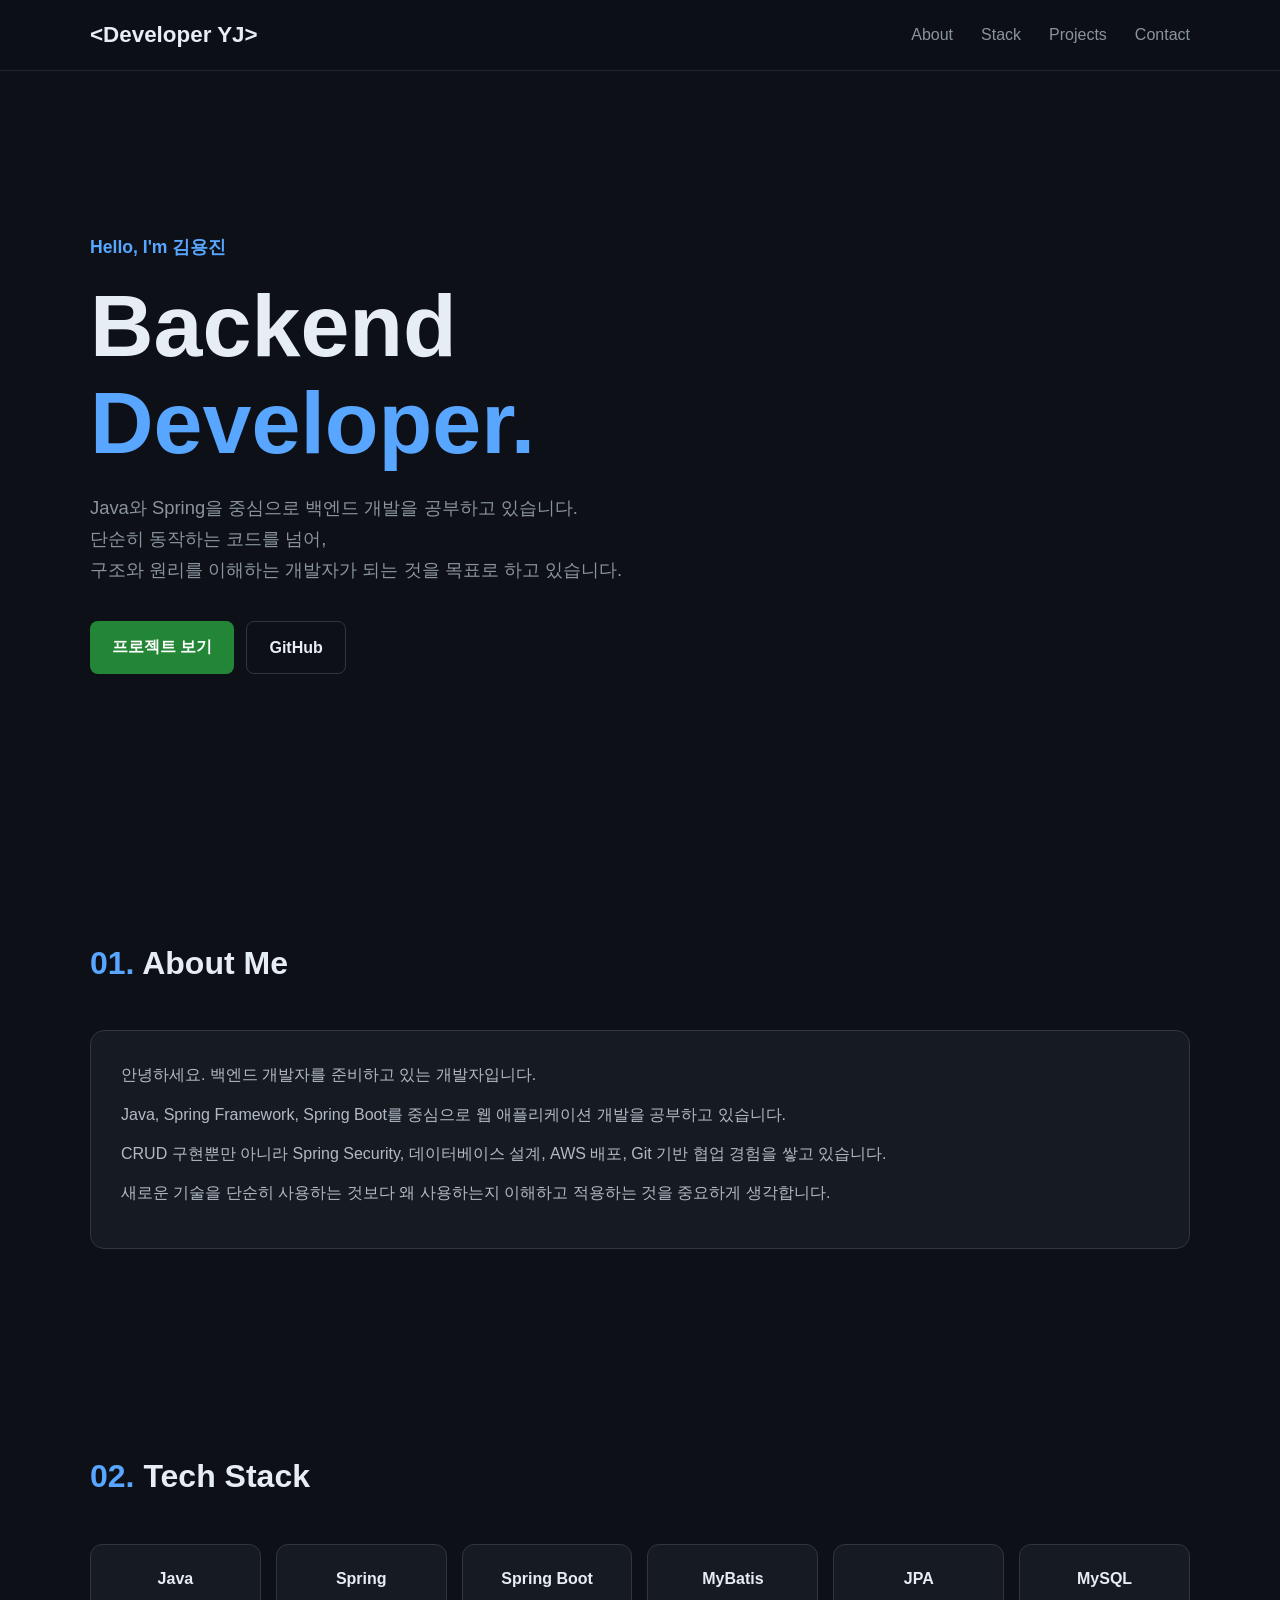
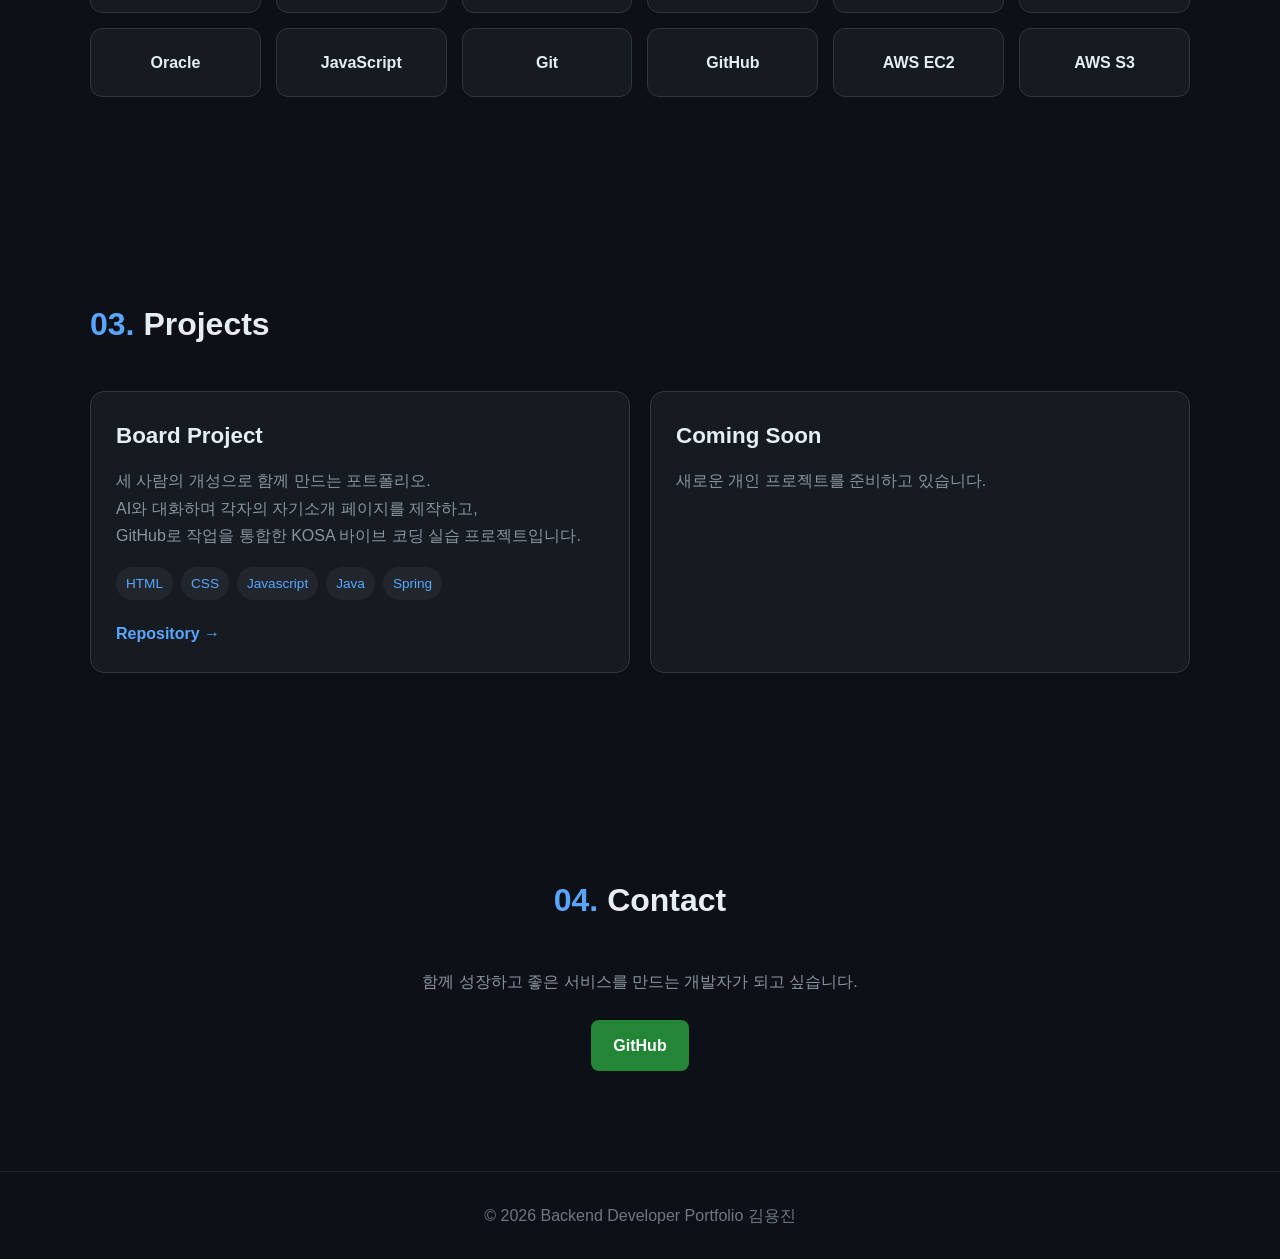
<file: members/intro_yj.html>
<!DOCTYPE html>
<html lang="ko">
<head>
    <meta charset="UTF-8">
    <meta name="viewport" content="width=device-width, initial-scale=1.0">

    <title>Developer Portfolio</title>

    <style>
        * {
            margin: 0;
            padding: 0;
            box-sizing: border-box;
        }

        html {
            scroll-behavior: smooth;
        }

        body {
            font-family: Arial, Helvetica, sans-serif;
            background: #0d1117;
            color: #e6edf3;
            line-height: 1.7;
        }

        a {
            color: inherit;
            text-decoration: none;
        }

        .container {
            width: min(1100px, 90%);
            margin: 0 auto;
        }

        /* Header */
        header {
            position: sticky;
            top: 0;
            z-index: 100;
            background: rgba(13, 17, 23, 0.9);
            backdrop-filter: blur(10px);
            border-bottom: 1px solid #21262d;
        }

        nav {
            min-height: 70px;
            display: flex;
            justify-content: space-between;
            align-items: center;
        }

        .logo {
            font-size: 1.4rem;
            font-weight: bold;
        }

        .nav-menu {
            display: flex;
            gap: 28px;
            list-style: none;
        }

        .nav-menu a {
            color: #8b949e;
            transition: 0.2s;
        }

        .nav-menu a:hover {
            color: #ffffff;
        }

        /* Hero */
        .hero {
            min-height: 85vh;
            display: flex;
            align-items: center;
        }

        .hero-content {
            max-width: 750px;
        }

        .hello {
            color: #58a6ff;
            font-size: 1.1rem;
            margin-bottom: 15px;
        }

        .hero h1 {
            font-size: clamp(3rem, 8vw, 5.5rem);
            line-height: 1.1;
            margin-bottom: 20px;
        }

        .hero h1 span {
            color: #58a6ff;
        }

        .hero p {
            max-width: 650px;
            color: #8b949e;
            font-size: 1.15rem;
            margin-bottom: 35px;
        }

        .buttons {
            display: flex;
            flex-wrap: wrap;
            gap: 12px;
        }

        .btn {
            display: inline-block;
            padding: 12px 22px;
            border-radius: 8px;
            font-weight: bold;
            transition: 0.2s;
        }

        .btn-primary {
            background: #238636;
            color: white;
        }

        .btn-primary:hover {
            background: #2ea043;
            transform: translateY(-2px);
        }

        .btn-outline {
            border: 1px solid #30363d;
            color: #e6edf3;
        }

        .btn-outline:hover {
            background: #161b22;
            transform: translateY(-2px);
        }

        /* Sections */
        section {
            padding: 100px 0;
        }

        .section-title {
            font-size: 2rem;
            margin-bottom: 40px;
        }

        .section-title span {
            color: #58a6ff;
        }

        /* About */
        .about-card {
            background: #161b22;
            border: 1px solid #30363d;
            border-radius: 14px;
            padding: 30px;
        }

        .about-card p {
            color: #b1bac4;
            margin-bottom: 12px;
        }

        /* Stack */
        .stack-grid {
            display: grid;
            grid-template-columns: repeat(auto-fit, minmax(150px, 1fr));
            gap: 15px;
        }

        .stack-item {
            background: #161b22;
            border: 1px solid #30363d;
            border-radius: 12px;
            padding: 20px;
            text-align: center;
            font-weight: bold;
            transition: 0.2s;
        }

        .stack-item:hover {
            border-color: #58a6ff;
            transform: translateY(-4px);
        }

        /* Projects */
        .project-grid {
            display: grid;
            grid-template-columns: repeat(auto-fit, minmax(280px, 1fr));
            gap: 20px;
        }

        .project-card {
            background: #161b22;
            border: 1px solid #30363d;
            border-radius: 14px;
            padding: 25px;
            transition: 0.2s;
        }

        .project-card:hover {
            transform: translateY(-5px);
            border-color: #58a6ff;
        }

        .project-card h3 {
            font-size: 1.4rem;
            margin-bottom: 12px;
        }

        .project-card p {
            color: #8b949e;
            margin-bottom: 18px;
        }

        .tags {
            display: flex;
            flex-wrap: wrap;
            gap: 8px;
            margin-bottom: 20px;
        }

        .tag {
            background: #21262d;
            color: #58a6ff;
            padding: 5px 10px;
            border-radius: 20px;
            font-size: 0.85rem;
        }

        .project-link {
            color: #58a6ff;
            font-weight: bold;
        }

        /* Contact */
        .contact {
            text-align: center;
        }

        .contact p {
            color: #8b949e;
            margin-bottom: 25px;
        }

        /* Footer */
        footer {
            border-top: 1px solid #21262d;
            padding: 30px 0;
            text-align: center;
            color: #6e7681;
        }

        @media (max-width: 700px) {

            .nav-menu {
                gap: 15px;
                font-size: 0.9rem;
            }

            .hero {
                min-height: 75vh;
            }

            section {
                padding: 70px 0;
            }
        }
    </style>
</head>

<body>

<header>
    <div class="container">
        <nav>
            <div class="logo">
                &lt;Developer YJ&gt;
            </div>

            <ul class="nav-menu">
                <li><a href="#about">About</a></li>
                <li><a href="#stack">Stack</a></li>
                <li><a href="#projects">Projects</a></li>
                <li><a href="#contact">Contact</a></li>
            </ul>
        </nav>
    </div>
</header>


<main>

    <!-- Hero -->
    <section class="hero">
        <div class="container">
            <div class="hero-content">

                <h2 class="hello">
                    Hello, I'm 김용진
                </h2>

                <h1>
                    Backend<br>
                    <span>Developer.</span>
                </h1>

                <p>
                    Java와 Spring을 중심으로 백엔드 개발을 공부하고 있습니다.
                    <br/>
                    단순히 동작하는 코드를 넘어,
                    <br/>
                    구조와 원리를 이해하는 개발자가 되는 것을 목표로 하고 있습니다.
                </p>

                <div class="buttons">

                    <a href="#projects" class="btn btn-primary">
                        프로젝트 보기
                    </a>

                    <a href="https://github.com/titaneffect"
                       target="_blank"
                       class="btn btn-outline">
                        GitHub
                    </a>

                </div>

            </div>
        </div>
    </section>


    <!-- About -->
    <section id="about">
        <div class="container">

            <h2 class="section-title">
                <span>01.</span> About Me
            </h2>

            <div class="about-card">

                <p>
                    안녕하세요. 백엔드 개발자를 준비하고 있는 개발자입니다.
                </p>

                <p>
                    Java, Spring Framework, Spring Boot를 중심으로
                    웹 애플리케이션 개발을 공부하고 있습니다.
                </p>

                <p>
                    CRUD 구현뿐만 아니라 Spring Security,
                    데이터베이스 설계, AWS 배포,
                    Git 기반 협업 경험을 쌓고 있습니다.
                </p>

                <p>
                    새로운 기술을 단순히 사용하는 것보다
                    왜 사용하는지 이해하고 적용하는 것을 중요하게 생각합니다.
                </p>

            </div>
        </div>
    </section>


    <!-- Tech Stack -->
    <section id="stack">
        <div class="container">

            <h2 class="section-title">
                <span>02.</span> Tech Stack
            </h2>

            <div class="stack-grid">

                <div class="stack-item">Java</div>
                <div class="stack-item">Spring</div>
                <div class="stack-item">Spring Boot</div>
                <div class="stack-item">MyBatis</div>
                <div class="stack-item">JPA</div>
                <div class="stack-item">MySQL</div>
                <div class="stack-item">Oracle</div>
                <div class="stack-item">JavaScript</div>
                <div class="stack-item">Git</div>
                <div class="stack-item">GitHub</div>
                <div class="stack-item">AWS EC2</div>
                <div class="stack-item">AWS S3</div>

            </div>

        </div>
    </section>


    <!-- Projects -->
    <section id="projects">

        <div class="container">

            <h2 class="section-title">
                <span>03.</span> Projects
            </h2>

            <div class="project-grid">

                <!-- Project 1 -->
                <div class="project-card">

                    <h3>Board Project</h3>

                    <p>
                        세 사람의 개성으로 함께 만드는 포트폴리오.
                        <br/>
                        AI와 대화하며 각자의 자기소개 페이지를 제작하고,
                        <br/>
                        GitHub로 작업을 통합한 KOSA 바이브 코딩 실습 프로젝트입니다.
                    </p>

                    <div class="tags">
                        <span class="tag">HTML</span>
                        <span class="tag">CSS</span>
                        <span class="tag">Javascript</span>
                        <span class="tag">Java</span>
                        <span class="tag">Spring</span>
                    </div>

                    <a
                        href="https://github.com/cheeseseasoning/KOSA_vibe-coding_prc"
                        target="_blank"
                        class="project-link">
                        Repository →
                    </a>

                </div>


                <!-- Project 2 -->
                <div class="project-card">

                    <h3>Coming Soon</h3>

                    <p>
                        새로운 개인 프로젝트를 준비하고 있습니다.
                    </p>
                    
                </div>
    </section>


    <!-- Contact -->
    <section id="contact">

        <div class="container contact">

            <h2 class="section-title">
                <span>04.</span> Contact
            </h2>

            <p>
                함께 성장하고 좋은 서비스를 만드는 개발자가 되고 싶습니다.
            </p>

            <div class="buttons" style="justify-content:center;">

                <a
                    href="https://github.com/titaneffect"
                    target="_blank"
                    class="btn btn-primary">
                    GitHub
                </a>

            </div>

        </div>

    </section>

</main>


<footer>

    <div class="container">
        © 2026 Backend Developer Portfolio 김용진
    </div>

</footer>


</body>
</html>
</file>
<file: css/main.css>
* {
margin: 0;
padding: 0;
box-sizing: border-box;
}

html {
scroll-behavior: smooth;
}

body {
font-family: Arial, sans-serif;
background: #f5f5f5;
color: #222;
line-height: 1.6;
}

a {
text-decoration: none;
color: inherit;
}

.container {
width: 100%;
}

/* --------------------
Header
-------------------- */

.header {
position: fixed;
top: 0;
left: 0;

width: 100%;
padding: 25px 8%;

background: rgba(245, 245, 245, 0.9);

z-index: 100;

}

.header nav {
display: flex;
justify-content: flex-end;
gap: 30px;
}

.header nav a {
font-size: 14px;
font-weight: bold;
}

.header nav a {
color: #777;
}

/* --------------------
Hero
-------------------- */

.hero {
min-height: 100vh;

display: flex;
flex-direction: column;
justify-content: center;

padding: 100px 10%;

}

.small-title {
margin-bottom: 20px;

font-size: 14px;
font-weight: bold;
letter-spacing: 3px;

}

.hero h1 {
font-size: clamp(60px, 10vw, 140px);
line-height: 1;
margin-bottom: 40px;
}

.hero h1 span {
color: #777;
}

.description {
font-size: 20px;
margin-bottom: 35px;
}

.button {
width: fit-content;

padding: 12px 25px;

border: 1px solid #222;
border-radius: 30px;

transition: 0.3s;

}

.button {
background: #222;
color: white;
}

/* --------------------
Section
-------------------- */

.section {
min-height: 80vh;

padding: 120px 10%;

}

.section-title {
margin-bottom: 30px;

font-size: 13px;
font-weight: bold;
letter-spacing: 3px;

}

.section h2 {
font-size: clamp(35px, 5vw, 65px);
line-height: 1.2;

margin-bottom: 50px;

}

.text {
max-width: 700px;

margin-bottom: 20px;

font-size: 18px;
color: #555;

}

/* --------------------
Skills
-------------------- */

.skill-list {
display: grid;

grid-template-columns: repeat(2, 1fr);

gap: 15px;

max-width: 900px;

}

.skill {
padding: 25px;

border: 1px solid #ccc;

background: white;

display: flex;
flex-direction: column;

transition: 0.3s;

}

.skill {
transform: translateY(-5px);
}

.skill strong {
font-size: 22px;
}

.skill span {
margin-top: 5px;

font-size: 14px;
color: #777;

}

/* --------------------
Projects
-------------------- */

.project-list {
display: flex;
flex-direction: column;

gap: 20px;

max-width: 900px;

}

.project {
padding: 35px;

background: white;

border-left: 5px solid #222;

}

.project-number {
font-size: 13px;
color: #777;
}

.project h3 {
margin: 10px 0;

font-size: 30px;

}

.project p {
color: #555;
}

.project span {
display: block;

margin-top: 20px;

font-size: 14px;
font-weight: bold;

}

/* --------------------
Contact
-------------------- */

.contact {
min-height: 70vh;

padding: 120px 10%;

background: #222;
color: white;

}

.contact h2 {
font-size: clamp(45px, 7vw, 90px);
line-height: 1.1;

margin-bottom: 30px;

}

.contact p {
color: #bbb;
}

.contact-links {
display: flex;
gap: 30px;

margin-top: 40px;

}

.contact-links a {
padding-bottom: 5px;

border-bottom: 1px solid white;

}

/* --------------------
Footer
-------------------- */

footer {
padding: 30px 10%;

background: #222;
color: #777;

font-size: 13px;

}

/* --------------------
Mobile
-------------------- */

@media (max-width: 700px) {

.header {
    padding: 20px;
}

.header nav {
    gap: 12px;
}

.header nav a {
    font-size: 12px;
}

.hero,
.section,
.contact {
    padding-left: 25px;
    padding-right: 25px;
}

.skill-list {
    grid-template-columns: 1fr;
}

}
</file>
<file: css/hj.css>
:root {
    --bg: #f7f8fa;
    --white: #fff;
    --ink: #192334;
    --muted: #647084;
    --blue: #315efb;
    --line: #e0e5ed;
    --radius: 18px;
}
* { box-sizing: border-box; }
html { scroll-behavior: smooth; scroll-padding-top: 100px; }
body { margin: 0; background: var(--bg); color: var(--ink); font-family: "맑은 고딕", Arial, sans-serif; font-size: 15px; line-height: 1.8; word-break: keep-all; overflow-wrap: anywhere; }
a { color: inherit; text-decoration: none; }
a:focus-visible { outline: 3px solid var(--blue); outline-offset: 5px; }
h1, h2, h3, h4, p { margin-top: 0; }
.wrap { width: min(1100px, calc(100% - 48px)); margin-inline: auto; }
.skip-link { position: fixed; top: -100px; left: 20px; z-index: 100; padding: 12px 20px; background: var(--ink); color: white; }
.skip-link:focus { top: 10px; }
.site-header { position: sticky; top: 0; z-index: 20; background: rgb(247 248 250 / 95%); border-bottom: 1px solid var(--line); backdrop-filter: blur(12px); }
.header-inner { width: min(1100px, calc(100% - 48px)); min-height: 76px; margin: auto; display: flex; align-items: center; justify-content: space-between; gap: 24px; }
.logo { font-size: 27px; font-weight: 900; letter-spacing: -1px; }
.logo span { color: var(--blue); }
nav { display: flex; gap: 26px; }
nav a, .team-link { font-size: 13px; font-weight: 700; }
nav a { color: var(--muted); }
nav a:hover, .project-links a:hover { color: var(--blue); }
.team-link { padding-bottom: 3px; border-bottom: 1px solid var(--ink); }
.hero { display: grid; grid-template-columns: 1.35fr 1fr; align-items: center; gap: 64px; padding-block: 76px 86px; }
.eyebrow { margin-bottom: 20px; color: var(--blue); font-size: 11px; font-weight: 800; letter-spacing: 1.8px; }
h1 { margin-bottom: 24px; font-size: clamp(30px, 3.6vw, 46px); line-height: 1.4; letter-spacing: -1.8px; }
h1 span { color: #68758a; }
.lead { max-width: 470px; margin-bottom: 28px; color: var(--muted); }
.actions { display: flex; flex-wrap: wrap; gap: 10px; }
.button { display: inline-flex; justify-content: center; align-items: center; padding: 11px 19px; border: 1px solid transparent; border-radius: 8px; font-size: 13px; font-weight: 700; transition: transform .2s, box-shadow .2s; }
.button:hover { transform: translateY(-3px); box-shadow: 0 8px 20px #19233412; }
.primary { background: var(--blue); color: white; }
.secondary { background: white; border-color: var(--line); }
.profile-panel { padding: 28px; overflow: hidden; border: 1px solid #34425c; border-radius: var(--radius); background: radial-gradient(circle at 100% 0, #324878, transparent 65%), #192334; color: white; box-shadow: 0 20px 40px #19233414; }
.panel-top { display: flex; justify-content: space-between; align-items: center; gap: 12px; font-size: 9px; letter-spacing: 1px; color: #c0cbe0; }
.status { padding: 4px 8px; border: 1px solid #748ab0; border-radius: 30px; font-size: 8px; color: #e1eaff; }
.profile-symbol { margin: 26px 0 12px; font-size: 58px; line-height: 1.2; font-weight: 900; letter-spacing: -4px; }
.profile-symbol span { color: #8da9ff; }
.profile-panel h2 { margin-bottom: 10px; font-size: 22px; line-height: 1.4; letter-spacing: -.5px; }
.profile-panel > p { color: #bac7dd; font-size: 12px; }
.profile-details { margin: 26px 0 0; border-top: 1px solid #ffffff26; }
.profile-details div { display: flex; justify-content: space-between; gap: 16px; padding-top: 14px; }
.profile-details dt { color: #aabbd6; font-size: 9px; letter-spacing: 1px; }
.profile-details dd { margin: 0; font-size: 11px; }
.section { padding-block: 64px; border-top: 1px solid var(--line); }
.section-heading { margin-bottom: 30px; }
.section-heading .eyebrow { margin-bottom: 10px; }
.section-heading h2, .next-section h2 { margin-bottom: 0; font-size: clamp(23px, 2.8vw, 30px); line-height: 1.5; letter-spacing: -1px; }
.section-description { margin: 12px 0 0; color: var(--muted); font-size: 12px; }
.about-grid { display: grid; grid-template-columns: 1fr 1fr; gap: 60px; }
.about-copy { color: var(--muted); }
.about-copy p:last-child { margin-bottom: 0; }
.focus-list h3 { margin-bottom: 10px; font-size: 14px; }
.focus-list > div { display: flex; align-items: baseline; gap: 18px; padding: 10px 0; border-bottom: 1px solid var(--line); }
.focus-list > div span { color: var(--blue); font-size: 10px; font-weight: 700; }
.focus-list p { margin: 0; font-size: 13px; }
.skill-grid { display: grid; grid-template-columns: repeat(2, minmax(0, 1fr)); gap: 16px; }
.skill-card, .project-small { padding: 26px; border: 1px solid var(--line); border-radius: var(--radius); background: white; }
.small-label { color: var(--muted); font-size: 10px; font-weight: 700; letter-spacing: 1px; }
.skill-card h3 { margin: 14px 0 8px; font-size: 18px; }
.skill-card p, .project-small p { color: var(--muted); font-size: 13px; }
.tags { display: flex; flex-wrap: wrap; gap: 7px; }
.tags span { padding: 4px 9px; border: 1px solid var(--line); border-radius: 5px; background: #f8f9fc; color: #526078; font-size: 10px; }
.featured-project { display: grid; grid-template-columns: .9fr 1.1fr; overflow: hidden; border: 1px solid var(--line); border-radius: var(--radius); background: white; }
.project-art { display: flex; flex-direction: column; justify-content: center; min-height: 400px; padding: 32px; background: #e9edfa; }
.art-label, .art-footer { color: #596680; font-size: 9px; letter-spacing: 1px; }
.art-title { margin: 34px 0; font-size: clamp(25px, 3vw, 35px); line-height: 1.2; font-weight: 900; letter-spacing: -1.5px; }
.mini-cards { display: flex; gap: 10px; margin-bottom: 30px; }
.mini-cards span { display: grid; place-items: center; flex: 1; height: 90px; border: 1px solid #c6cfe6; border-radius: 8px; background: #f8faff; color: #4e5e7a; font-size: 20px; font-weight: 700; }
.mini-cards span:nth-child(2) { background: var(--ink); color: white; border-color: var(--ink); }
.project-body { padding: 32px; }
.badge { display: inline-block; padding: 3px 8px; border-radius: 5px; background: #edf2ff; color: #3154c8; font-size: 10px; font-weight: 700; }
.badge.neutral { background: #f0f1f3; color: #626b7a; }
.project-body h3 { margin: 14px 0 12px; font-size: 22px; line-height: 1.4; letter-spacing: -.6px; }
.project-body p, .project-body li { color: var(--muted); font-size: 13px; }
.project-body h4 { margin: 20px 0 8px; font-size: 12px; }
.project-body ul { margin: 0 0 18px; padding-left: 18px; }
.project-note { margin-bottom: 20px; padding-left: 12px; border-left: 2px solid var(--blue); color: var(--muted); font-size: 12px; }
.project-links { display: flex; flex-wrap: wrap; gap: 20px; margin-top: 22px; font-size: 12px; font-weight: 700; }
.project-grid { display: grid; grid-template-columns: repeat(2, minmax(0, 1fr)); gap: 16px; margin-top: 16px; }
.project-top { display: flex; justify-content: space-between; align-items: center; gap: 12px; }
.project-small h3 { margin: 22px 0 12px; font-size: 20px; }
.history-grid { display: grid; grid-template-columns: 1fr 1fr; gap: 60px; }
.history-column > h3 { margin-bottom: 24px; font-size: 16px; }
.history-item { position: relative; padding: 0 0 26px 20px; border-left: 1px solid #ccd5e4; }
.history-item::before { content: ""; position: absolute; top: 8px; left: -4px; width: 7px; height: 7px; border-radius: 50%; background: var(--blue); }
.history-date { color: var(--muted); font-size: 10px; letter-spacing: .5px; }
.history-item h4 { margin: 8px 0; font-size: 16px; }
.history-item p { margin-bottom: 8px; color: var(--muted); font-size: 13px; }
.history-item .organization { color: var(--ink); font-size: 12px; }
.next-section { display: flex; justify-content: space-between; align-items: center; gap: 32px; margin-block: 10px 60px; padding: 42px; border-radius: var(--radius); background: var(--ink); color: white; }
.next-section .eyebrow { margin-bottom: 12px; color: #aabfff; }
.next-section p:last-child { margin: 18px 0 0; color: #bdc7d8; font-size: 13px; }
.light { flex-shrink: 0; background: white; color: var(--ink); }
footer { display: flex; justify-content: space-between; align-items: center; gap: 20px; padding-block: 24px; border-top: 1px solid var(--line); }
footer p, footer > a:last-child { margin: 0; color: var(--muted); font-size: 10px; letter-spacing: .8px; }
@media (max-width: 800px) {
    .team-link { display: none; }
    .hero { gap: 28px; padding-block: 48px; }
    .hero, .about-grid, .featured-project, .history-grid { grid-template-columns: 1fr; }
    .profile-panel { max-width: 100%; }
    .about-grid, .history-grid { gap: 30px; }
    .project-art { min-height: 310px; }
    .next-section { align-items: flex-start; flex-direction: column; padding: 30px; }
}
@media (max-width: 520px) {
    .wrap, .header-inner { width: calc(100% - 36px); }
    .header-inner { min-height: 68px; gap: 16px; }
    nav { gap: 14px; }
    nav a { font-size: 11px; }
    h1 { font-size: 30px; letter-spacing: -1.2px; }
    .section { padding-block: 44px; }
    .skill-grid, .project-grid { grid-template-columns: 1fr; }
    .project-body, .project-art { padding: 24px; }
    footer { flex-wrap: wrap; }
}
@media (prefers-reduced-motion: reduce) {
    html { scroll-behavior: auto; }
    .button { transition: none; }
    .button:hover { transform: none; }
}
</file>
